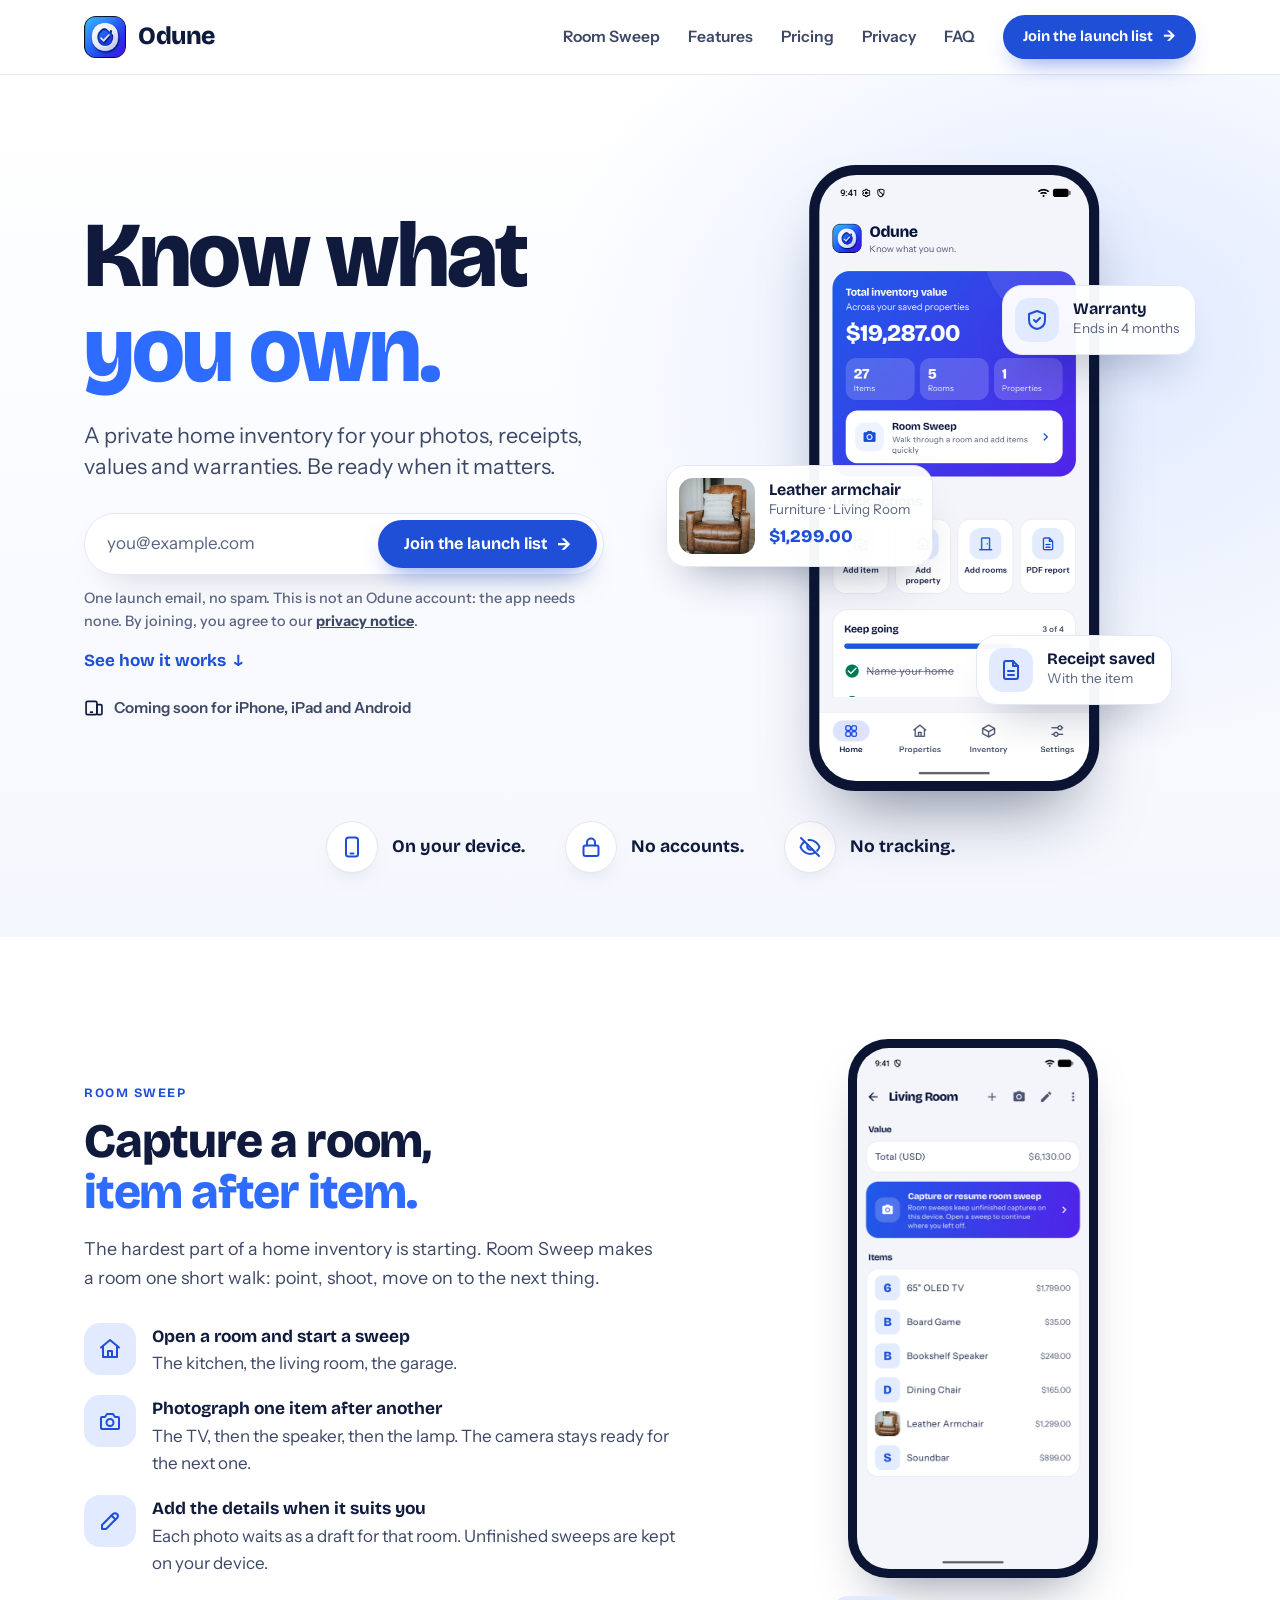
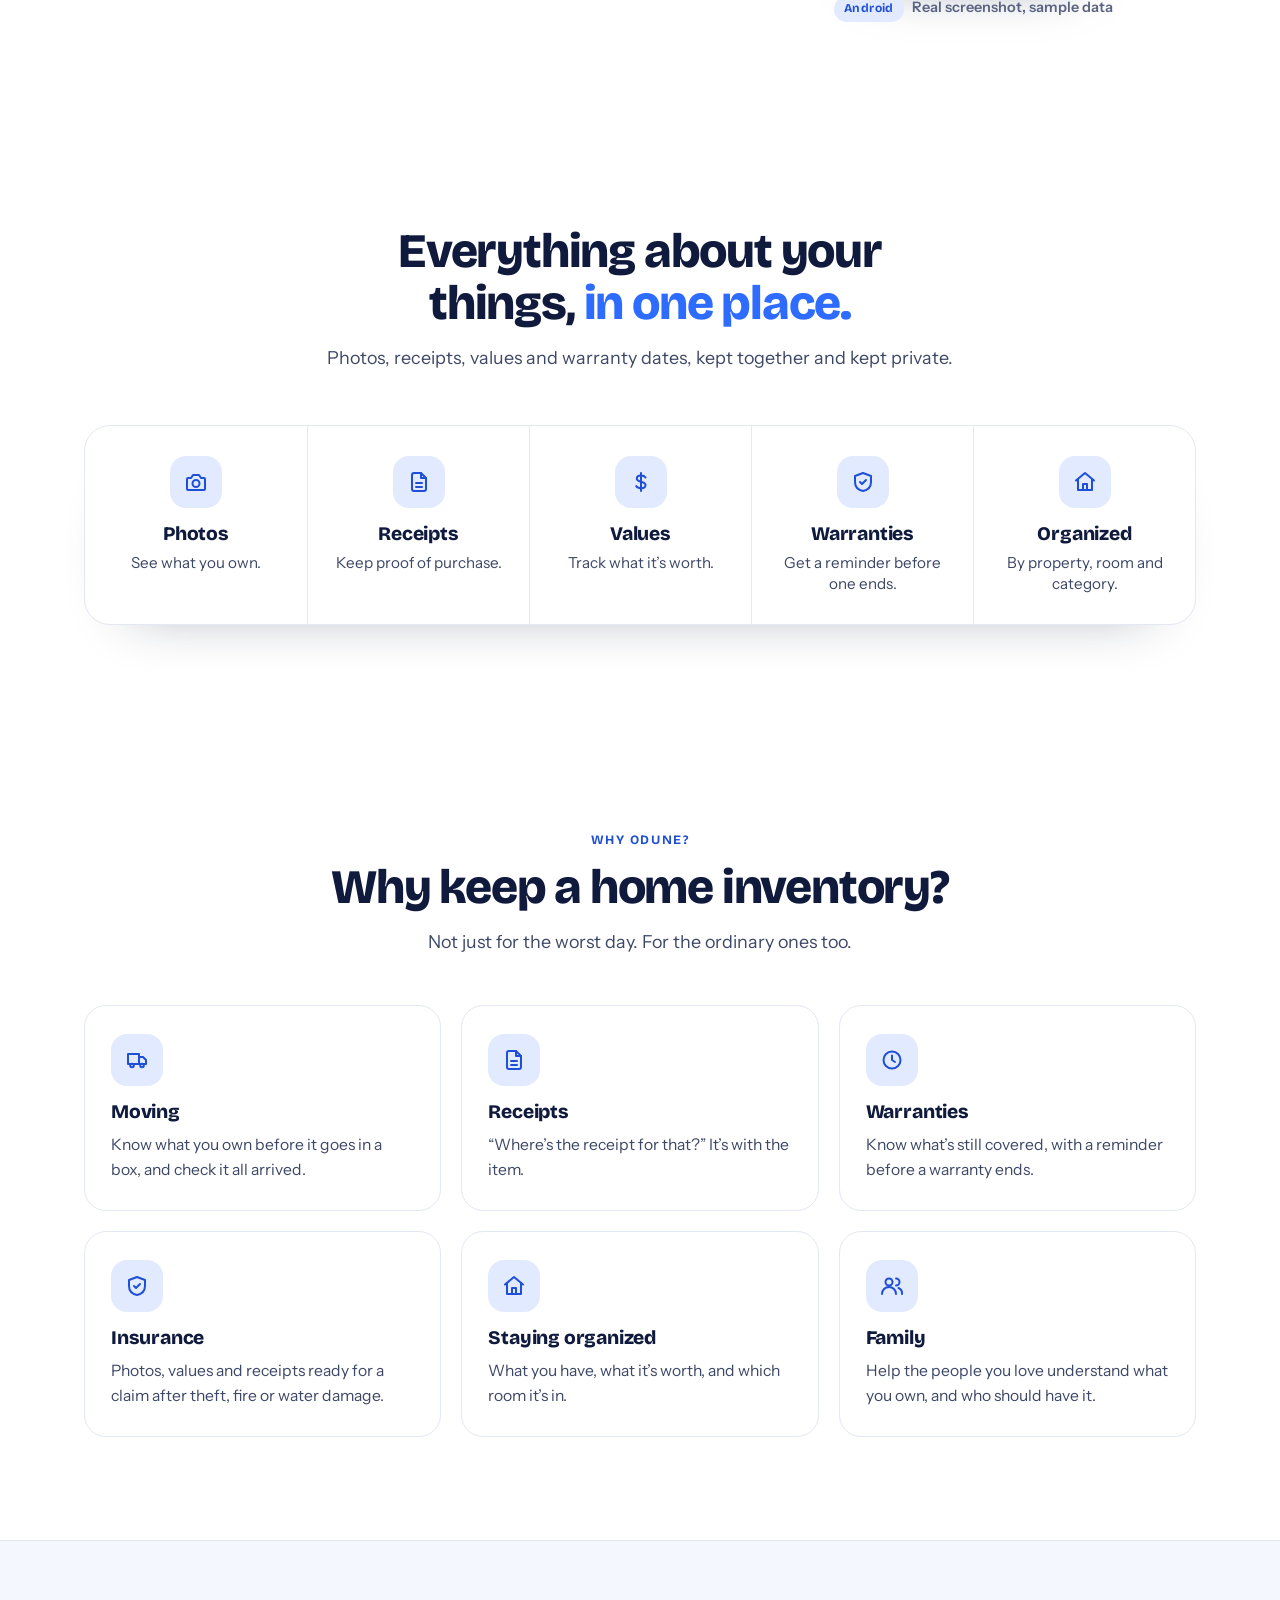
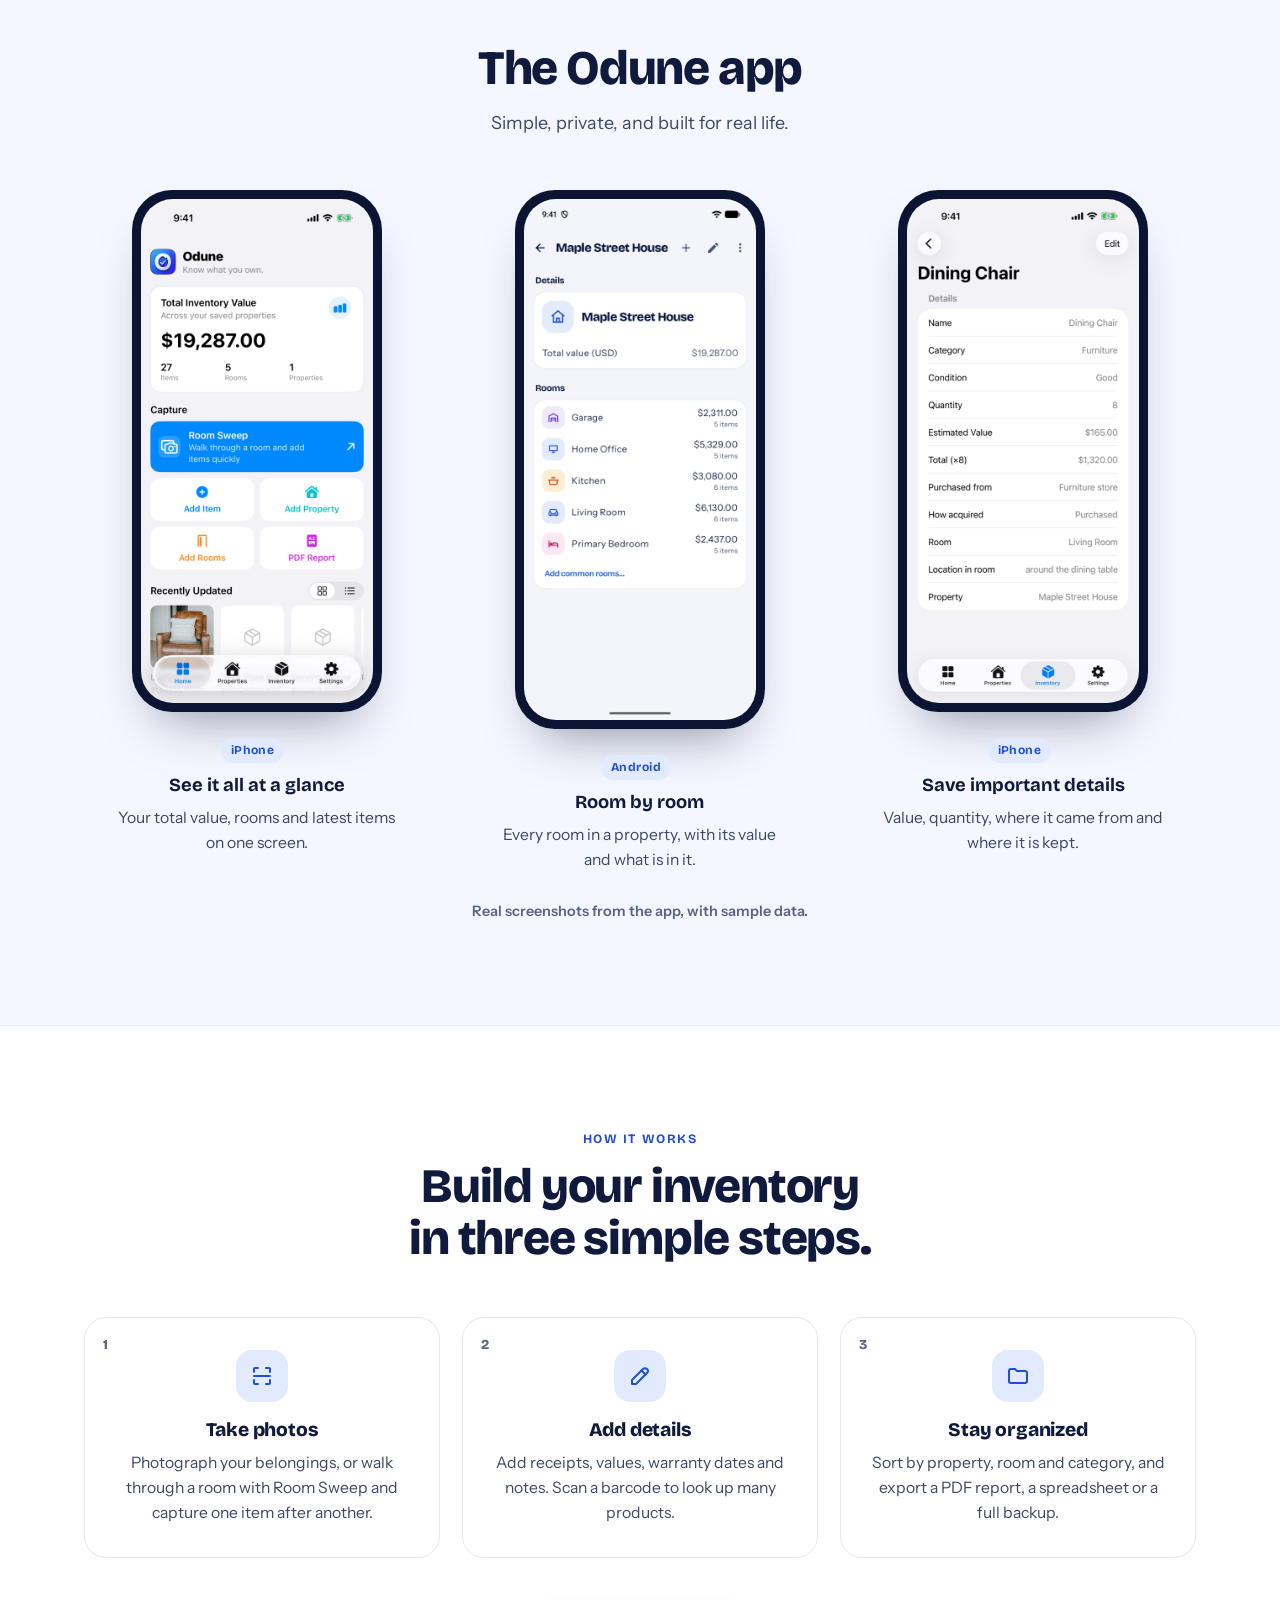
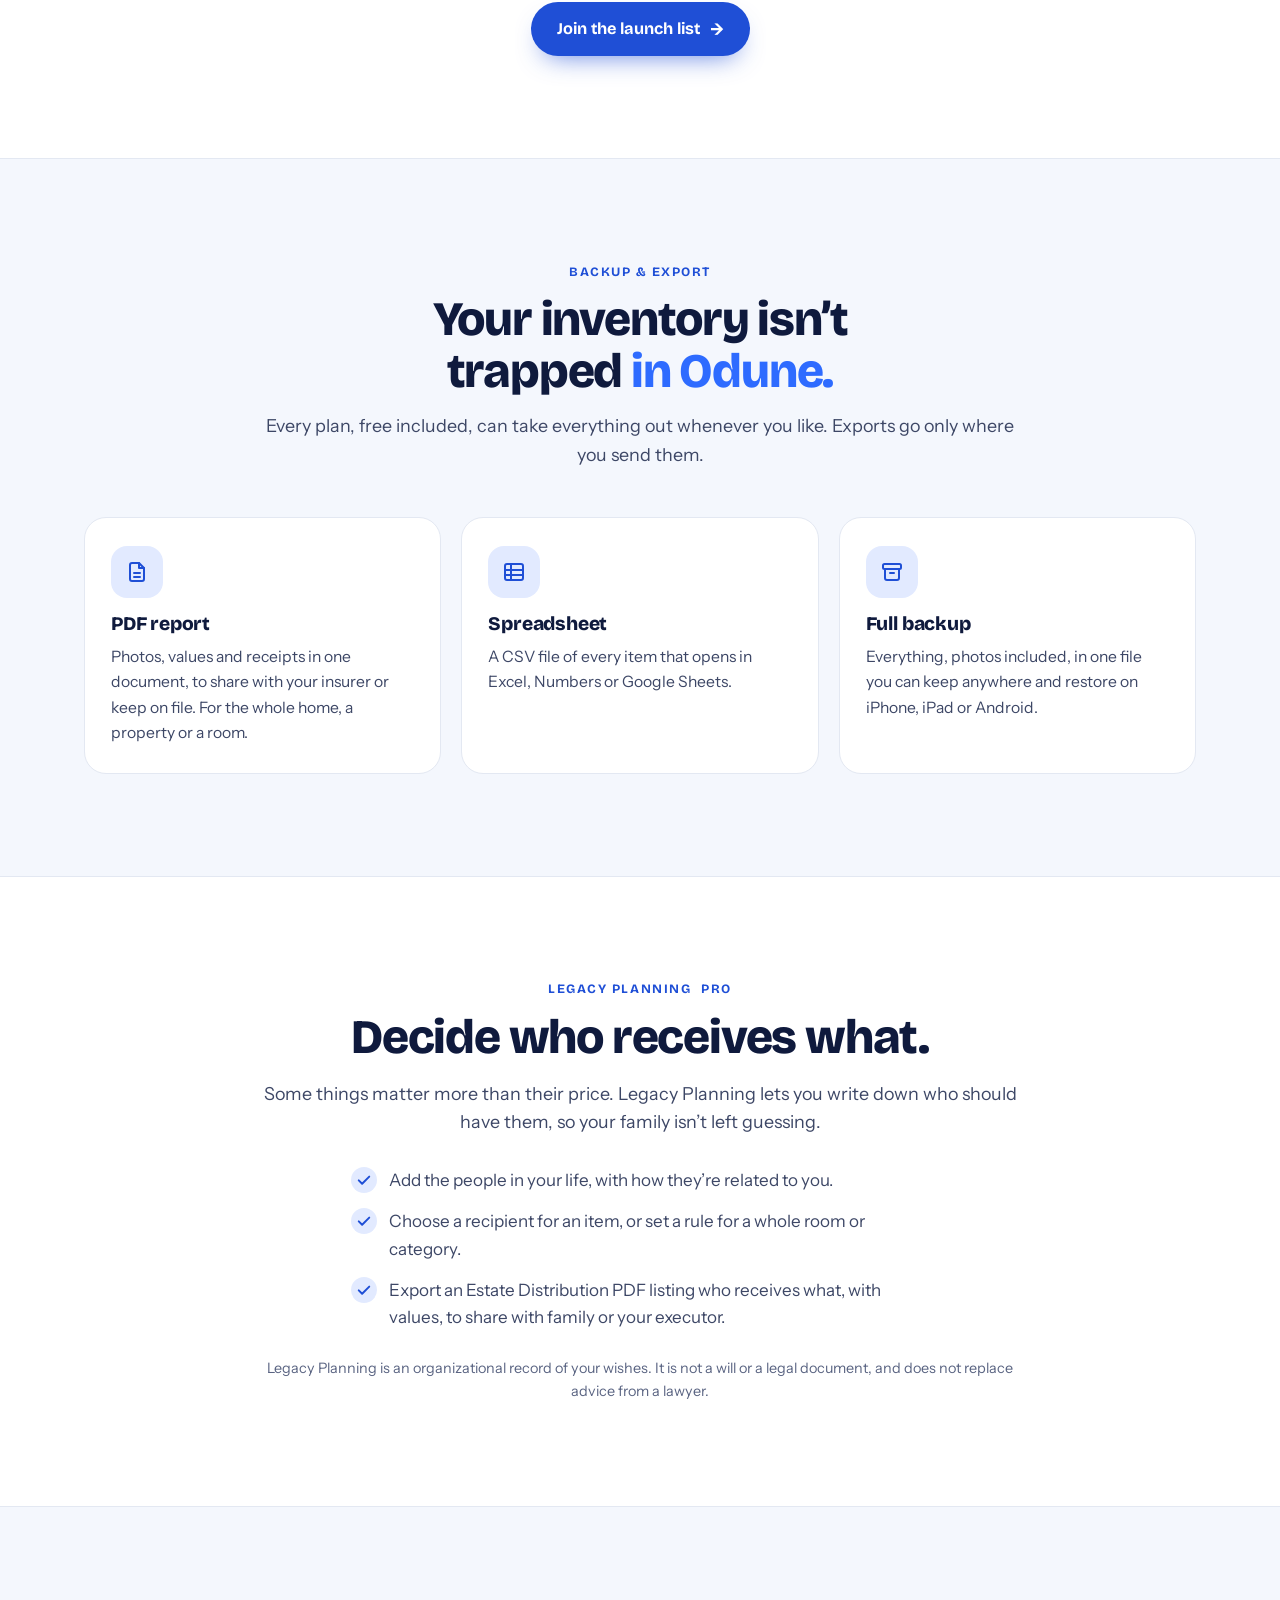
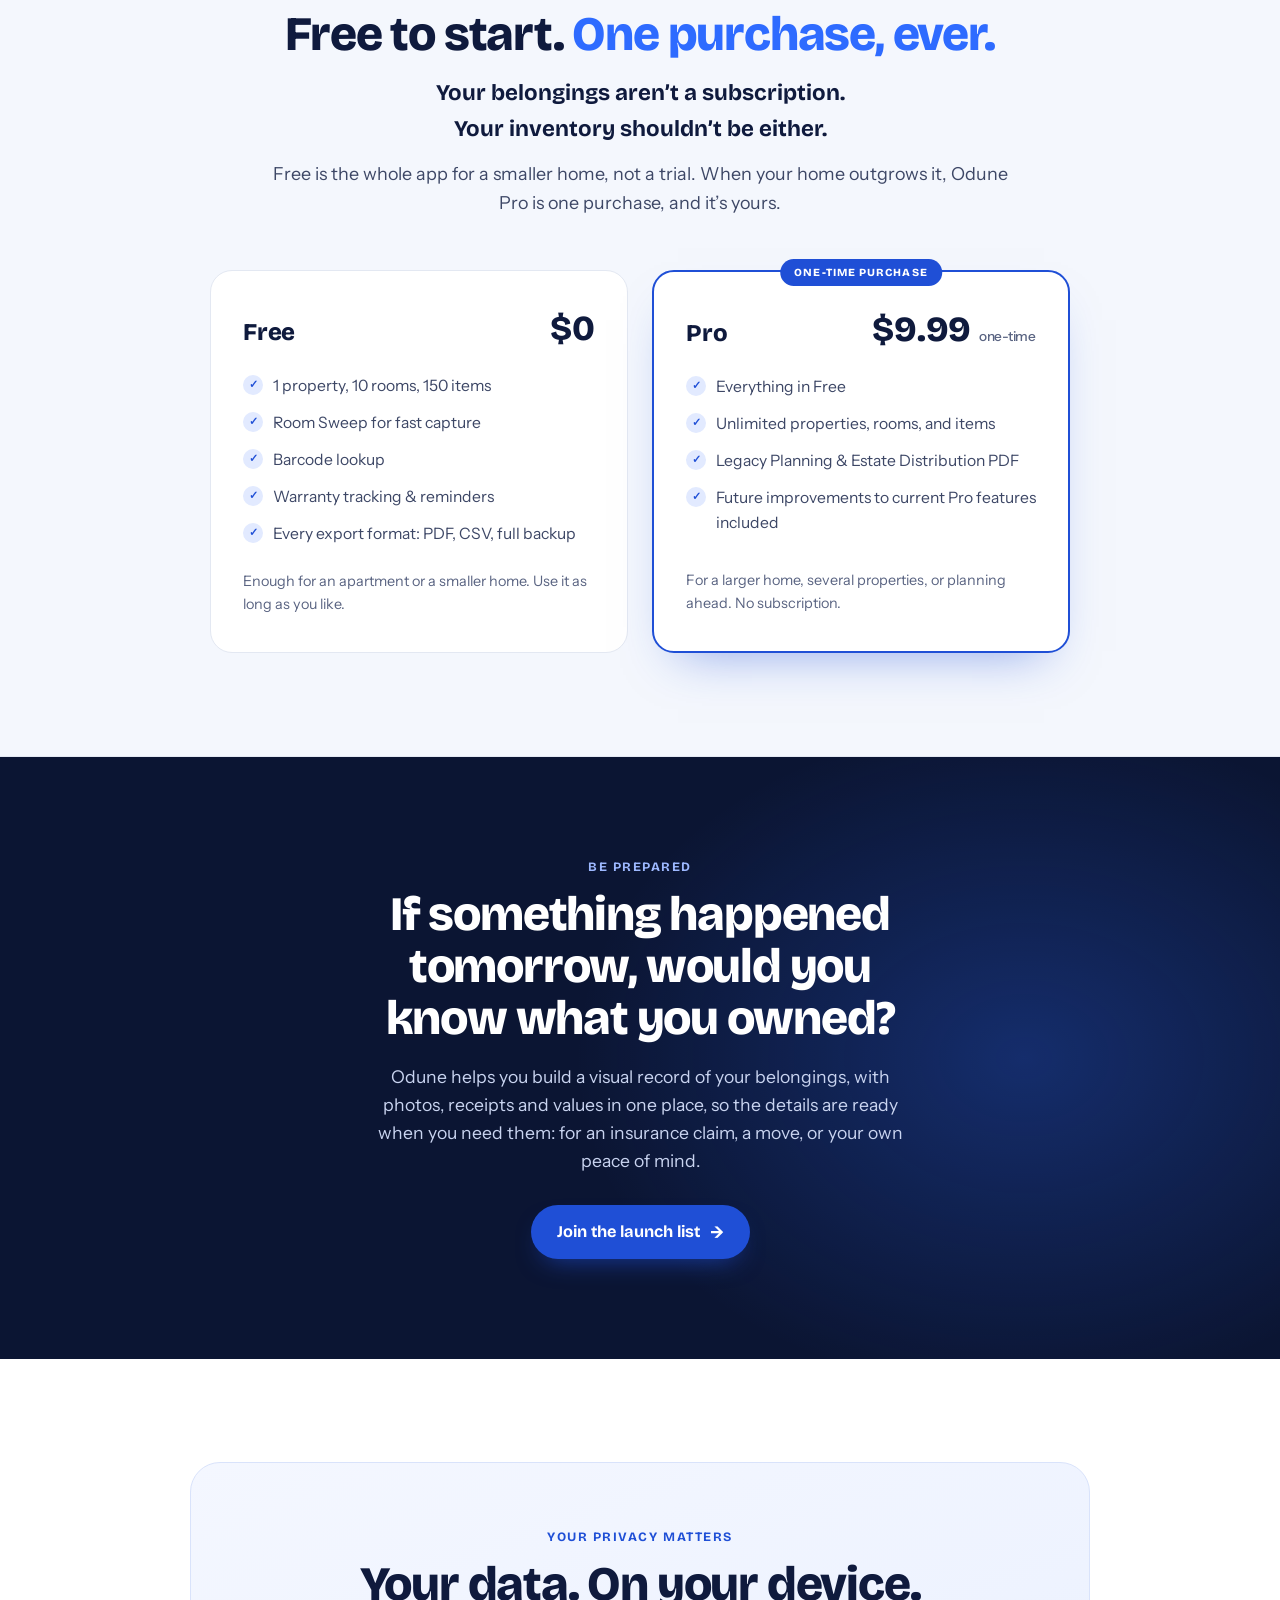
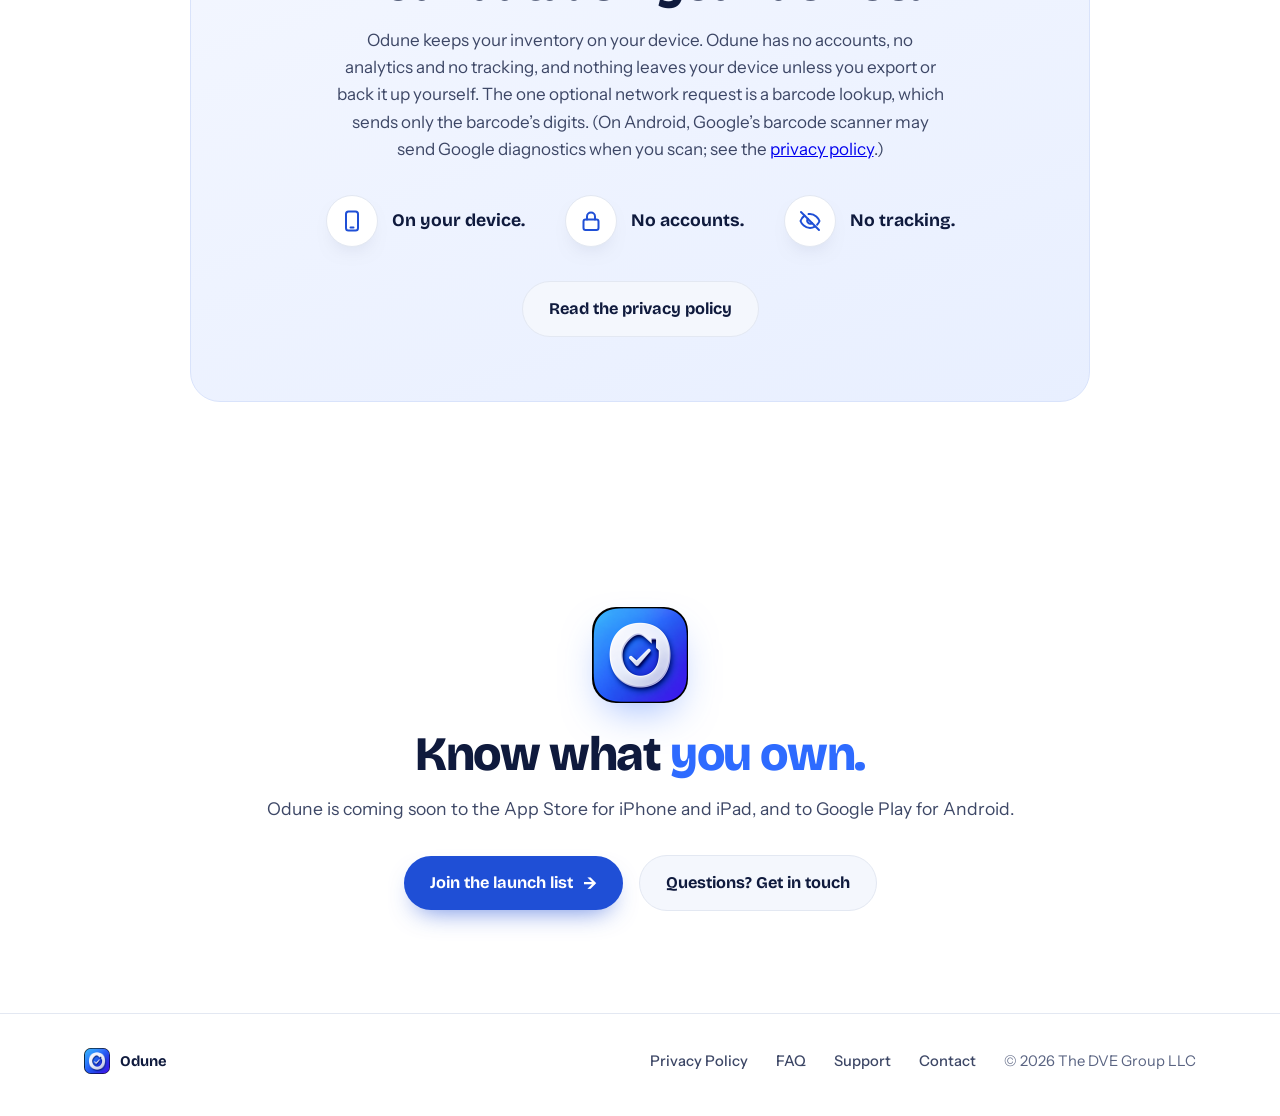
<file: index.html>
<!DOCTYPE html>
<html lang="en">
<head>
<meta charset="utf-8">
<meta name="viewport" content="width=device-width, initial-scale=1">
<title>Odune — Know what you own. A private home inventory app</title>
<meta name="description" content="Odune is a private home inventory app: photograph your belongings room by room, keep receipts, values and warranty dates together, and export a PDF report for your insurer. On your device. No accounts. No tracking. Coming soon for iPhone, iPad and Android.">
<link rel="icon" type="image/png" sizes="64x64" href="assets/icon-64.png">
<link rel="apple-touch-icon" href="assets/icon-192.png">
<link rel="canonical" href="https://www.odune.app/">
<meta property="og:type" content="website">
<meta property="og:site_name" content="Odune">
<meta property="og:title" content="Odune — Know what you own.">
<meta property="og:description" content="A private home inventory for your photos, receipts, values and warranties. Everything stays on your device.">
<meta property="og:url" content="https://www.odune.app/">
<meta property="og:image" content="https://www.odune.app/assets/og.png">
<meta property="og:image:width" content="1200">
<meta property="og:image:height" content="630">
<meta name="twitter:card" content="summary_large_image">
<meta name="twitter:title" content="Odune — Know what you own.">
<meta name="twitter:description" content="A private home inventory for your photos, receipts, values and warranties. Everything stays on your device.">
<meta name="twitter:image" content="https://www.odune.app/assets/og.png">
<link rel="preconnect" href="https://fonts.googleapis.com">
<link rel="preconnect" href="https://fonts.gstatic.com" crossorigin>
<link href="https://fonts.googleapis.com/css2?family=Bricolage+Grotesque:opsz,wght@12..96,400..800&family=Instrument+Sans:ital,wght@0,400..700;1,400..700&display=swap" rel="stylesheet">
<link rel="stylesheet" href="styles.css">
</head>
<body>

<!-- Line icons, drawn once and used by name below. -->
<svg width="0" height="0" style="position:absolute" aria-hidden="true">
  <defs>
    <symbol id="i-camera" viewBox="0 0 24 24"><path d="M4 8h3l2-3h6l2 3h3a1 1 0 0 1 1 1v10a1 1 0 0 1-1 1H4a1 1 0 0 1-1-1V9a1 1 0 0 1 1-1z"/><circle cx="12" cy="13.5" r="3.5"/></symbol>
    <symbol id="i-receipt" viewBox="0 0 24 24"><path d="M14 3H7a2 2 0 0 0-2 2v14a2 2 0 0 0 2 2h10a2 2 0 0 0 2-2V8z"/><path d="M14 3v5h5"/><path d="M9 13h6M9 17h6"/></symbol>
    <symbol id="i-value" viewBox="0 0 24 24"><path d="M12 3v18"/><path d="M16.5 7.5c-.8-1.3-2.5-2-4.5-2-2.5 0-4.2 1.2-4.2 3s1.7 2.6 4.2 3.2 4.5 1.4 4.5 3.3-1.9 3.2-4.5 3.2c-2.2 0-4-.8-4.8-2.2"/></symbol>
    <symbol id="i-shield" viewBox="0 0 24 24"><path d="M12 3l8 3v6c0 5-3.5 8-8 9-4.5-1-8-4-8-9V6z"/><path d="M9 12l2 2 4-4"/></symbol>
    <symbol id="i-house" viewBox="0 0 24 24"><path d="M3 10.5 12 3l9 7.5"/><path d="M5 9.5V20h14V9.5"/><path d="M10 20v-6h4v6"/></symbol>
    <symbol id="i-phone" viewBox="0 0 24 24"><rect x="6" y="2.5" width="12" height="19" rx="2.5"/><path d="M10.5 18.5h3"/></symbol>
    <symbol id="i-lock" viewBox="0 0 24 24"><rect x="4.5" y="10.5" width="15" height="10.5" rx="2"/><path d="M8 10.5V7.5a4 4 0 0 1 8 0v3"/></symbol>
    <symbol id="i-eye-off" viewBox="0 0 24 24"><path d="M3 3l18 18"/><path d="M10.6 5.1A10.5 10.5 0 0 1 12 5c5 0 8.5 4.2 9.5 7-.4 1.1-1.2 2.5-2.4 3.8M6.5 6.6C4.6 8 3.2 10 2.5 12c1 2.8 4.5 7 9.5 7 1.8 0 3.4-.5 4.8-1.3"/><path d="M9.9 9.9a3 3 0 0 0 4.2 4.2"/></symbol>
    <symbol id="i-sweep" viewBox="0 0 24 24"><path d="M4 8V5a1 1 0 0 1 1-1h3M16 4h3a1 1 0 0 1 1 1v3M20 16v3a1 1 0 0 1-1 1h-3M8 20H5a1 1 0 0 1-1-1v-3"/><path d="M4 12h16"/></symbol>
    <symbol id="i-edit" viewBox="0 0 24 24"><path d="M4 20h4L19 9a2.8 2.8 0 0 0-4-4L4 16z"/><path d="M13.5 6.5l4 4"/></symbol>
    <symbol id="i-folder" viewBox="0 0 24 24"><path d="M3 7a2 2 0 0 1 2-2h4l2 2h8a2 2 0 0 1 2 2v8a2 2 0 0 1-2 2H5a2 2 0 0 1-2-2z"/></symbol>
    <symbol id="i-truck" viewBox="0 0 24 24"><path d="M3 6h11v10H3z"/><path d="M14 9h4l3 3v4h-7"/><circle cx="7" cy="17.5" r="1.8"/><circle cx="17" cy="17.5" r="1.8"/></symbol>
    <symbol id="i-people" viewBox="0 0 24 24"><circle cx="9" cy="8" r="3.5"/><path d="M2 20a7 7 0 0 1 14 0"/><path d="M16 4.5a3.5 3.5 0 0 1 0 7"/><path d="M18.5 14a6 6 0 0 1 3.5 6"/></symbol>
    <symbol id="i-export" viewBox="0 0 24 24"><path d="M12 15V3"/><path d="M7.5 7.5 12 3l4.5 4.5"/><path d="M5 12v7a2 2 0 0 0 2 2h10a2 2 0 0 0 2-2v-7"/></symbol>
    <symbol id="i-table" viewBox="0 0 24 24"><rect x="3" y="4" width="18" height="16" rx="2"/><path d="M3 10h18M3 15h18M9 4v16"/></symbol>
    <symbol id="i-archive" viewBox="0 0 24 24"><rect x="3" y="4" width="18" height="5" rx="1.5"/><path d="M5 9v9a2 2 0 0 0 2 2h10a2 2 0 0 0 2-2V9"/><path d="M10 13h4"/></symbol>
    <symbol id="i-clock" viewBox="0 0 24 24"><circle cx="12" cy="12" r="8.5"/><path d="M12 7.5V12l3 2"/></symbol>
    <symbol id="i-check" viewBox="0 0 24 24"><path d="M5 12.5l4.5 4.5L19 7.5"/></symbol>
    <symbol id="i-devices" viewBox="0 0 24 24"><rect x="2.5" y="4" width="13" height="16" rx="2"/><rect x="15.5" y="8" width="6" height="12" rx="1.5"/><path d="M8 17h2"/></symbol>
  </defs>
</svg>

<header class="site">
  <nav class="site wrap">
    <a class="brand" href="index.html"><img src="assets/icon-64.png" width="64" height="64" alt="">Odune</a>
    <a class="link" href="#room-sweep">Room Sweep</a>
    <a class="link" href="#features">Features</a>
    <a class="link" href="#pricing">Pricing</a>
    <a class="link" href="privacy.html">Privacy</a>
    <a class="link" href="support.html">FAQ</a>
    <a class="btn primary small" href="#launch">Join the launch list <span class="arrow">→</span></a>
  </nav>
</header>

<main>

  <section class="hero">
    <div class="wrap">
      <div class="hero-copy">
        <h1>Know what<br><span class="accent">you own.</span></h1>
        <p class="lede">A private home inventory for your photos, receipts, values and warranties. Be ready when it matters.</p>
        <form class="launch-form" id="launch" action="https://formsubmit.co/support@odune.app" method="POST">
          <label class="sr-only" for="launch-email">Email address</label>
          <input id="launch-email" name="email" type="email" autocomplete="email" placeholder="you@example.com" required>
          <button class="btn primary" type="submit">Join the launch list <span class="arrow">→</span></button>
          <input type="hidden" name="_subject" value="New Odune launch-list signup">
          <input type="hidden" name="_next" value="https://www.odune.app/thanks.html">
          <input type="hidden" name="_captcha" value="false">
          <input class="honey" type="text" name="_honey" tabindex="-1" autocomplete="off">
        </form>
        <p class="hero-note">One launch email, no spam. This is not an Odune account: the app needs none. By joining, you agree to our <a href="privacy.html#launch-list">privacy notice</a>.</p>
        <a class="see-how" href="#room-sweep">See how it works <span aria-hidden="true">↓</span></a>
        <p class="platform"><svg class="ic" aria-hidden="true"><use href="#i-devices"/></svg>Coming soon for iPhone, iPad and Android</p>
      </div>

      <div class="hero-visual" aria-hidden="true">
        <div class="phone"><img src="assets/android-home.png" width="534" height="1200" alt=""></div>
        <div class="float-card item">
          <img src="assets/chair.jpg" width="560" height="560" alt="">
          <div>
            <div class="name">Leather armchair</div>
            <div class="meta">Furniture · Living Room</div>
            <div class="price">$1,299.00</div>
          </div>
        </div>
        <div class="float-card detail">
          <span class="tile"><svg class="ic"><use href="#i-shield"/></svg></span>
          <div>
            <div class="name">Warranty</div>
            <div class="meta">Ends in 4 months</div>
          </div>
        </div>
        <div class="float-card detail receipt">
          <span class="tile"><svg class="ic"><use href="#i-receipt"/></svg></span>
          <div>
            <div class="name">Receipt saved</div>
            <div class="meta">With the item</div>
          </div>
        </div>
      </div>
    </div>

    <div class="wrap">
      <ul class="trust">
        <li><span class="tile"><svg class="ic"><use href="#i-phone"/></svg></span>On your device.</li>
        <li><span class="tile"><svg class="ic"><use href="#i-lock"/></svg></span>No accounts.</li>
        <li><span class="tile"><svg class="ic"><use href="#i-eye-off"/></svg></span>No tracking.</li>
      </ul>
    </div>
  </section>

  <section class="block sweep" id="room-sweep">
    <div class="wrap">
      <div class="sweep-copy reveal">
        <p class="eyebrow">Room Sweep</p>
        <h2>Capture a room, <span class="accent">item after item.</span></h2>
        <p>The hardest part of a home inventory is starting. Room Sweep makes a room one short walk: point, shoot, move on to the next thing.</p>
        <ol class="sweep-steps">
          <li><span class="tile"><svg class="ic"><use href="#i-house"/></svg></span><div><strong>Open a room and start a sweep</strong>The kitchen, the living room, the garage.</div></li>
          <li><span class="tile"><svg class="ic"><use href="#i-camera"/></svg></span><div><strong>Photograph one item after another</strong>The TV, then the speaker, then the lamp. The camera stays ready for the next one.</div></li>
          <li><span class="tile"><svg class="ic"><use href="#i-edit"/></svg></span><div><strong>Add the details when it suits you</strong>Each photo waits as a draft for that room. Unfinished sweeps are kept on your device.</div></li>
        </ol>
      </div>
      <figure class="sweep-shot reveal">
        <div class="shot-phone"><img src="assets/android-room.png" width="534" height="1200" alt="Odune on Android: a room with its items and the Room Sweep button"></div>
        <figcaption><span class="device">Android</span>Real screenshot, sample data</figcaption>
      </figure>
    </div>
  </section>

  <section class="block" id="features">
    <div class="wrap">
      <div class="block-head reveal">
        <h2>Everything about your things, <span class="accent">in one place.</span></h2>
        <p>Photos, receipts, values and warranty dates, kept together and kept private.</p>
      </div>
      <div class="feature-row">
        <div class="feature reveal">
          <span class="tile"><svg class="ic"><use href="#i-camera"/></svg></span>
          <h3>Photos</h3>
          <p>See what you own.</p>
        </div>
        <div class="feature reveal">
          <span class="tile"><svg class="ic"><use href="#i-receipt"/></svg></span>
          <h3>Receipts</h3>
          <p>Keep proof of purchase.</p>
        </div>
        <div class="feature reveal">
          <span class="tile"><svg class="ic"><use href="#i-value"/></svg></span>
          <h3>Values</h3>
          <p>Track what it’s worth.</p>
        </div>
        <div class="feature reveal">
          <span class="tile"><svg class="ic"><use href="#i-shield"/></svg></span>
          <h3>Warranties</h3>
          <p>Get a reminder before one ends.</p>
        </div>
        <div class="feature reveal">
          <span class="tile"><svg class="ic"><use href="#i-house"/></svg></span>
          <h3>Organized</h3>
          <p>By property, room and category.</p>
        </div>
      </div>
    </div>
  </section>

  <section class="block why">
    <div class="wrap">
      <div class="block-head reveal">
        <p class="eyebrow">Why Odune?</p>
        <h2>Why keep a home inventory?</h2>
        <p>Not just for the worst day. For the ordinary ones too.</p>
      </div>
      <div class="why-grid">
        <div class="why-card reveal"><span class="tile"><svg class="ic"><use href="#i-truck"/></svg></span><h3>Moving</h3><p>Know what you own before it goes in a box, and check it all arrived.</p></div>
        <div class="why-card reveal"><span class="tile"><svg class="ic"><use href="#i-receipt"/></svg></span><h3>Receipts</h3><p>“Where’s the receipt for that?” It’s with the item.</p></div>
        <div class="why-card reveal"><span class="tile"><svg class="ic"><use href="#i-clock"/></svg></span><h3>Warranties</h3><p>Know what’s still covered, with a reminder before a warranty ends.</p></div>
        <div class="why-card reveal"><span class="tile"><svg class="ic"><use href="#i-shield"/></svg></span><h3>Insurance</h3><p>Photos, values and receipts ready for a claim after theft, fire or water damage.</p></div>
        <div class="why-card reveal"><span class="tile"><svg class="ic"><use href="#i-house"/></svg></span><h3>Staying organized</h3><p>What you have, what it’s worth, and which room it’s in.</p></div>
        <div class="why-card reveal"><span class="tile"><svg class="ic"><use href="#i-people"/></svg></span><h3>Family</h3><p>Help the people you love understand what you own, and who should have it.</p></div>
      </div>
    </div>
  </section>

  <section class="block app">
    <div class="wrap">
      <div class="block-head reveal">
        <h2>The Odune app</h2>
        <p>Simple, private, and built for real life.</p>
      </div>
      <div class="shots">
        <figure class="reveal">
          <div class="shot-phone"><img src="assets/iphone-home.png" width="552" height="1200" alt="Odune on iPhone: the home screen, with the total value of the inventory"></div>
          <figcaption><span class="device">iPhone</span><strong>See it all at a glance</strong>Your total value, rooms and latest items on one screen.</figcaption>
        </figure>
        <figure class="reveal">
          <div class="shot-phone"><img src="assets/android-property.png" width="534" height="1200" alt="Odune on Android: a property with its rooms, their values and item counts"></div>
          <figcaption><span class="device">Android</span><strong>Room by room</strong>Every room in a property, with its value and what is in it.</figcaption>
        </figure>
        <figure class="reveal">
          <div class="shot-phone"><img src="assets/iphone-item.png" width="552" height="1200" alt="Odune on iPhone: an item's details, with quantity, value and where it is kept"></div>
          <figcaption><span class="device">iPhone</span><strong>Save important details</strong>Value, quantity, where it came from and where it is kept.</figcaption>
        </figure>
      </div>
      <p class="shot-cap">Real screenshots from the app, with sample data.</p>
    </div>
  </section>

  <section class="block" id="how">
    <div class="wrap">
      <div class="block-head reveal">
        <p class="eyebrow">How it works</p>
        <h2>Build your inventory in three simple steps.</h2>
      </div>
      <ol class="steps">
        <li class="reveal">
          <span class="tile"><svg class="ic"><use href="#i-sweep"/></svg></span>
          <h3>Take photos</h3>
          <p>Photograph your belongings, or walk through a room with Room Sweep and capture one item after another.</p>
        </li>
        <li class="reveal">
          <span class="tile"><svg class="ic"><use href="#i-edit"/></svg></span>
          <h3>Add details</h3>
          <p>Add receipts, values, warranty dates and notes. Scan a barcode to look up many products.</p>
        </li>
        <li class="reveal">
          <span class="tile"><svg class="ic"><use href="#i-folder"/></svg></span>
          <h3>Stay organized</h3>
          <p>Sort by property, room and category, and export a PDF report, a spreadsheet or a full backup.</p>
        </li>
      </ol>
      <div class="center"><a class="btn primary" href="#launch">Join the launch list <span class="arrow">→</span></a></div>
    </div>
  </section>

  <section class="block tinted" id="export">
    <div class="wrap">
      <div class="block-head reveal">
        <p class="eyebrow">Backup &amp; export</p>
        <h2>Your inventory isn’t trapped <span class="accent">in Odune.</span></h2>
        <p>Every plan, free included, can take everything out whenever you like. Exports go only where you send them.</p>
      </div>
      <div class="export-grid">
        <div class="export-card reveal"><span class="tile"><svg class="ic"><use href="#i-receipt"/></svg></span><h3>PDF report</h3><p>Photos, values and receipts in one document, to share with your insurer or keep on file. For the whole home, a property or a room.</p></div>
        <div class="export-card reveal"><span class="tile"><svg class="ic"><use href="#i-table"/></svg></span><h3>Spreadsheet</h3><p>A CSV file of every item that opens in Excel, Numbers or Google Sheets.</p></div>
        <div class="export-card reveal"><span class="tile"><svg class="ic"><use href="#i-archive"/></svg></span><h3>Full backup</h3><p>Everything, photos included, in one file you can keep anywhere and restore on iPhone, iPad or Android.</p></div>
      </div>
    </div>
  </section>

  <section class="block legacy" id="legacy">
    <div class="wrap">
      <div class="legacy-copy reveal">
        <p class="eyebrow">Legacy Planning <span class="badge-pro">PRO</span></p>
        <h2>Decide who receives what.</h2>
        <p>Some things matter more than their price. Legacy Planning lets you write down who should have them, so your family isn’t left guessing.</p>
        <ul class="checks">
          <li><svg class="ic" aria-hidden="true"><use href="#i-check"/></svg>Add the people in your life, with how they’re related to you.</li>
          <li><svg class="ic" aria-hidden="true"><use href="#i-check"/></svg>Choose a recipient for an item, or set a rule for a whole room or category.</li>
          <li><svg class="ic" aria-hidden="true"><use href="#i-check"/></svg>Export an Estate Distribution PDF listing who receives what, with values, to share with family or your executor.</li>
        </ul>
        <p class="fine">Legacy Planning is an organizational record of your wishes. It is not a will or a legal document, and does not replace advice from a lawyer.</p>
      </div>
    </div>
  </section>

  <section class="block tinted" id="pricing">
    <div class="wrap">
      <div class="block-head reveal">
        <h2>Free to start. <span class="accent">One purchase, ever.</span></h2>
        <p class="slogan">Your belongings aren’t a subscription. Your inventory shouldn’t be either.</p>
        <p>Free is the whole app for a smaller home, not a trial. When your home outgrows it, Odune Pro is one purchase, and it’s yours.</p>
      </div>
      <div class="plans">
        <div class="plan reveal">
          <h3>Free <span class="price">$0</span></h3>
          <ul>
            <li>1 property, 10 rooms, 150 items</li>
            <li>Room Sweep for fast capture</li>
            <li>Barcode lookup</li>
            <li>Warranty tracking &amp; reminders</li>
            <li>Every export format: PDF, CSV, full backup</li>
          </ul>
          <p class="note">Enough for an apartment or a smaller home. Use it as long as you like.</p>
        </div>
        <div class="plan pro reveal">
          <h3>Pro <span class="price">$9.99 <small>one-time</small></span></h3>
          <ul>
            <li>Everything in Free</li>
            <li>Unlimited properties, rooms, and items</li>
            <li>Legacy Planning &amp; Estate Distribution PDF</li>
            <li>Future improvements to current Pro features included</li>
          </ul>
          <p class="note">For a larger home, several properties, or planning ahead. No subscription.</p>
        </div>
      </div>
    </div>
  </section>

  <section class="prepared">
    <div class="wrap">
      <div class="reveal">
        <p class="eyebrow">Be prepared</p>
        <h2>If something happened tomorrow, would you know what you owned?</h2>
        <p>Odune helps you build a visual record of your belongings, with photos, receipts and values in one place, so the details are ready when you need them: for an insurance claim, a move, or your own peace of mind.</p>
        <a class="btn primary" href="#launch">Join the launch list <span class="arrow">→</span></a>
      </div>
    </div>
  </section>

  <section class="block" id="privacy">
    <div class="wrap">
      <div class="privacy-panel reveal">
        <p class="eyebrow">Your privacy matters</p>
        <h2>Your data. On your device.</h2>
        <p>Odune keeps your inventory on your device. Odune has no accounts, no analytics and no tracking, and nothing leaves your device unless you export or back it up yourself. The one optional network request is a barcode lookup, which sends only the barcode’s digits. (On Android, Google’s barcode scanner may send Google diagnostics when you scan; see the <a href="privacy.html">privacy policy</a>.)</p>
        <ul class="trust">
          <li><span class="tile"><svg class="ic"><use href="#i-phone"/></svg></span>On your device.</li>
          <li><span class="tile"><svg class="ic"><use href="#i-lock"/></svg></span>No accounts.</li>
          <li><span class="tile"><svg class="ic"><use href="#i-eye-off"/></svg></span>No tracking.</li>
        </ul>
        <a class="btn ghost" href="privacy.html">Read the privacy policy</a>
      </div>
    </div>
  </section>

  <section class="block finale">
    <div class="wrap reveal">
      <img class="appicon" src="assets/icon-192.png" width="192" height="192" alt="Odune app icon">
      <h2>Know what <span class="accent">you own.</span></h2>
      <p>Odune is coming soon to the App Store for iPhone and iPad, and to Google Play for Android.</p>
      <div class="hero-cta">
        <a class="btn primary" href="#launch">Join the launch list <span class="arrow">→</span></a>
        <a class="btn ghost" href="support.html">Questions? Get in touch</a>
      </div>
    </div>
  </section>

</main>

<footer class="site">
  <div class="wrap">
    <span class="foot-brand"><img src="assets/icon-64.png" width="64" height="64" alt="">Odune</span>
    <a href="privacy.html">Privacy Policy</a>
    <a href="support.html#faq">FAQ</a>
    <a href="support.html">Support</a>
    <a href="mailto:support@odune.app">Contact</a>
    <span>© 2026 The DVE Group LLC</span>
  </div>
</footer>

<script>
  // Gentle scroll reveals; instant when the user prefers reduced motion.
  const reduced = window.matchMedia("(prefers-reduced-motion: reduce)").matches;
  const targets = document.querySelectorAll(".reveal");
  if (reduced || !("IntersectionObserver" in window)) {
    targets.forEach(t => t.classList.add("in"));
  } else {
    const io = new IntersectionObserver(entries => {
      for (const e of entries) {
        if (e.isIntersecting) { e.target.classList.add("in"); io.unobserve(e.target); }
      }
    }, { threshold: 0.15 });
    targets.forEach(t => io.observe(t));
  }
</script>

</body>
</html>
</file>
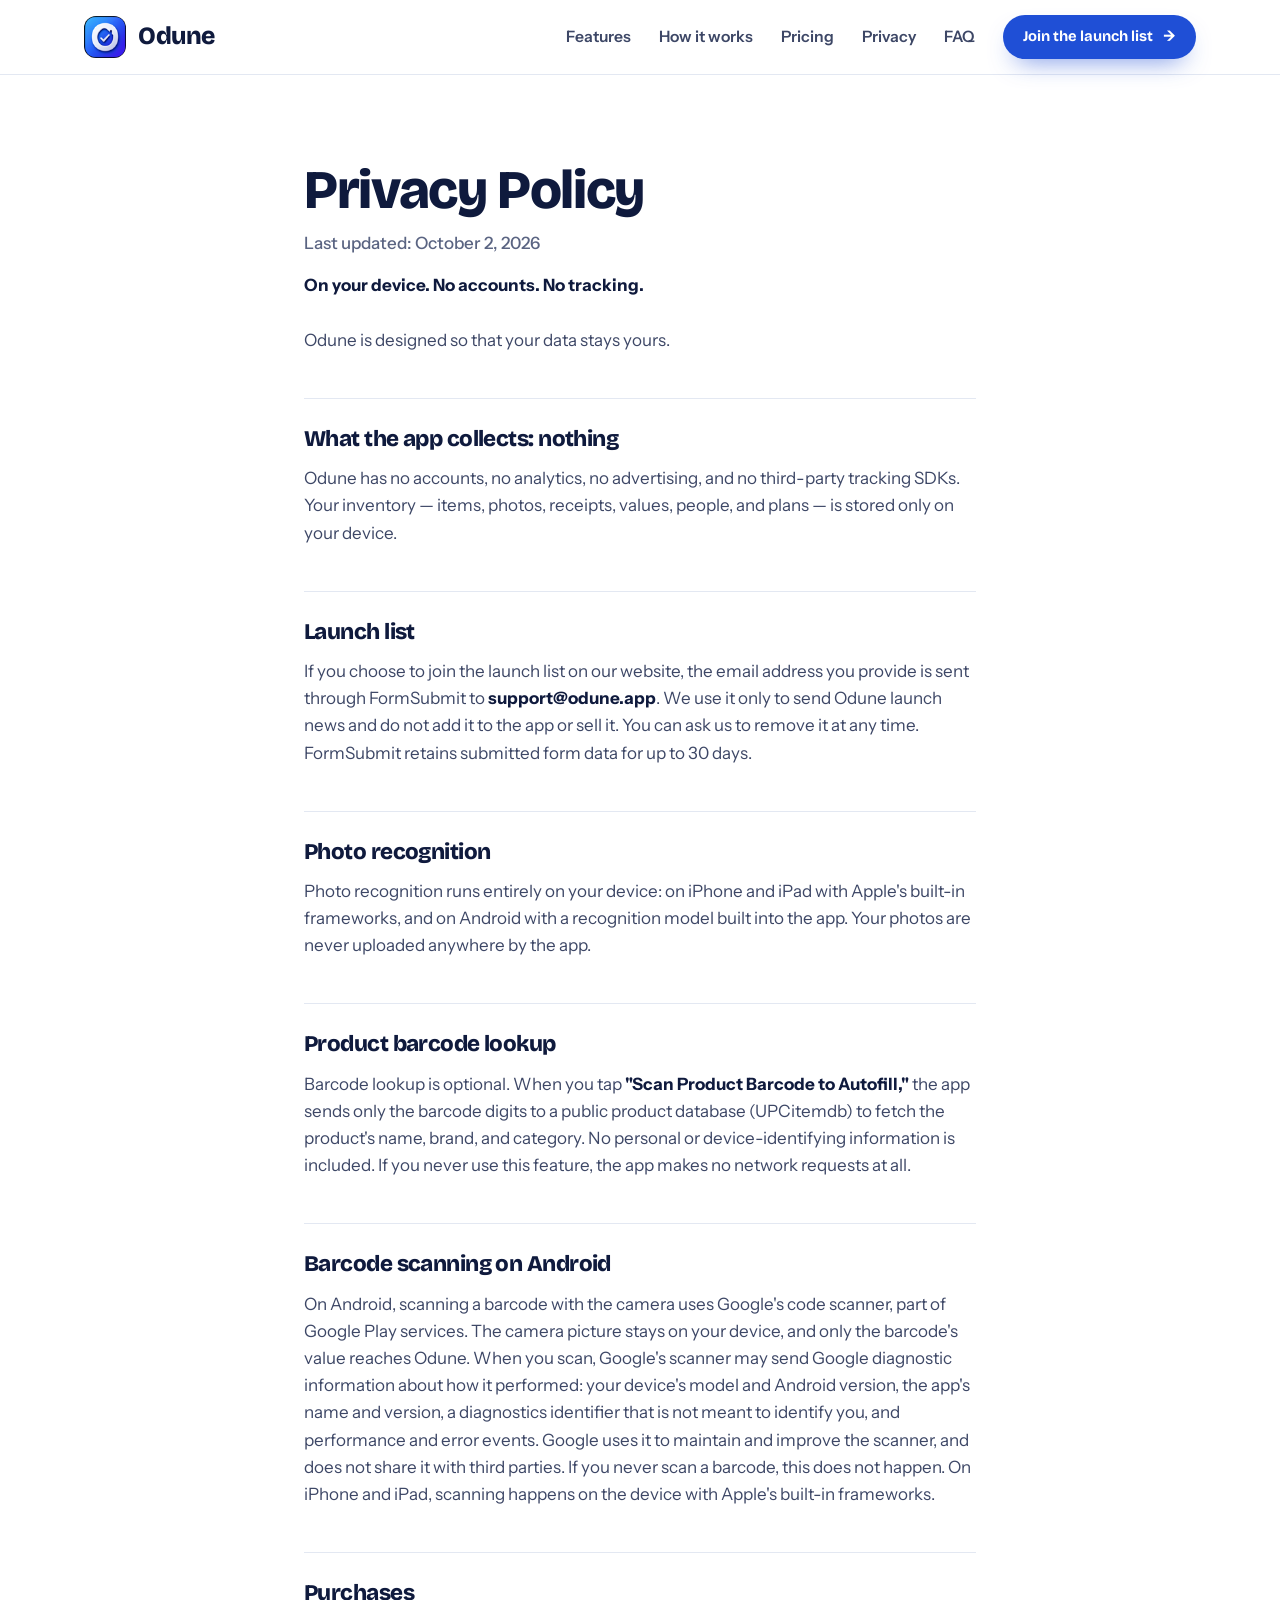
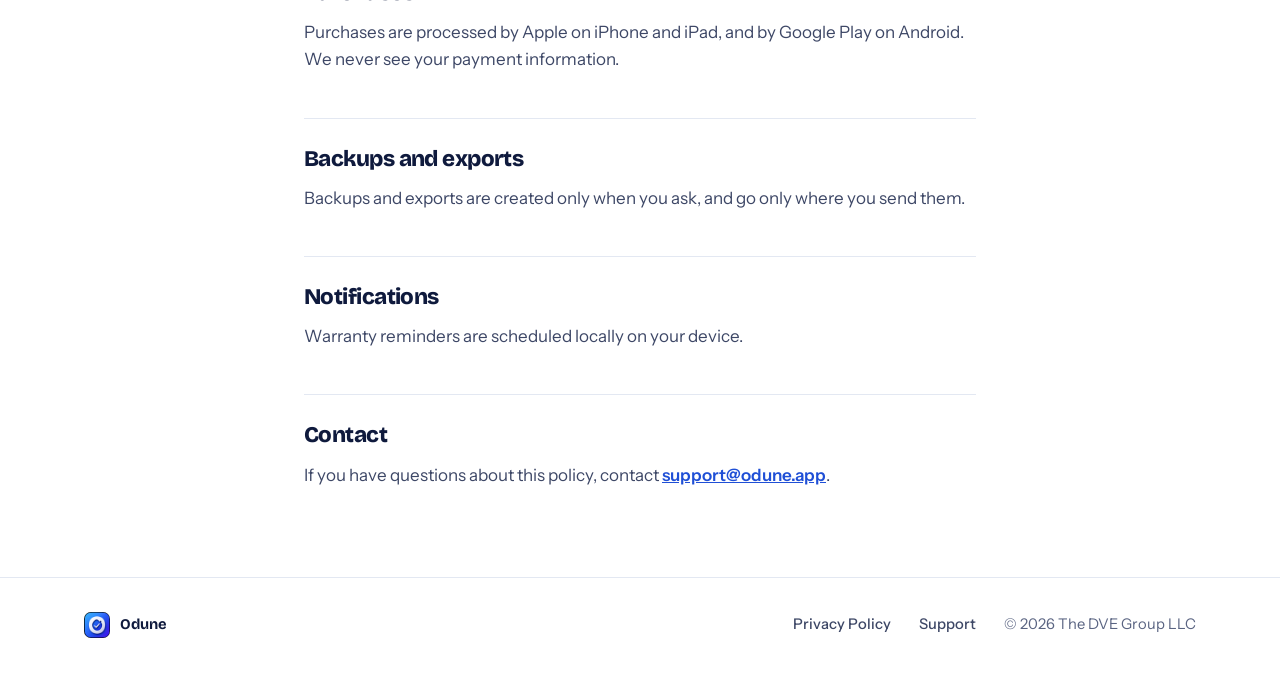
<file: privacy.html>
<!DOCTYPE html>
<html lang="en">
<head>
<meta charset="utf-8">
<meta name="viewport" content="width=device-width, initial-scale=1">
<title>Privacy Policy — Odune</title>
<meta name="description" content="Odune's privacy policy: we collect nothing. No accounts, no analytics, no tracking. Your home inventory stays on your device.">
<link rel="icon" type="image/png" sizes="64x64" href="assets/icon-64.png">
<link rel="apple-touch-icon" href="assets/icon-192.png">
<link rel="canonical" href="https://www.odune.app/privacy.html">
<meta property="og:type" content="website">
<meta property="og:site_name" content="Odune">
<meta property="og:title" content="Privacy Policy — Odune">
<meta property="og:description" content="Odune collects nothing. No accounts, no analytics, no tracking. Your home inventory stays on your device.">
<meta property="og:url" content="https://www.odune.app/privacy.html">
<meta property="og:image" content="https://www.odune.app/assets/og.png">
<meta property="og:image:width" content="1200">
<meta property="og:image:height" content="630">
<meta name="twitter:card" content="summary_large_image">
<meta name="twitter:title" content="Privacy Policy — Odune">
<meta name="twitter:description" content="Odune collects nothing. No accounts, no analytics, no tracking. Your home inventory stays on your device.">
<meta name="twitter:image" content="https://www.odune.app/assets/og.png">
<link rel="preconnect" href="https://fonts.googleapis.com">
<link rel="preconnect" href="https://fonts.gstatic.com" crossorigin>
<link href="https://fonts.googleapis.com/css2?family=Bricolage+Grotesque:opsz,wght@12..96,400..800&family=Instrument+Sans:ital,wght@0,400..700;1,400..700&display=swap" rel="stylesheet">
<link rel="stylesheet" href="styles.css">
</head>
<body>

<header class="site">
  <nav class="site wrap">
    <a class="brand" href="index.html"><img src="assets/icon-64.png" width="64" height="64" alt="">Odune</a>
    <a class="link" href="index.html#features">Features</a>
    <a class="link" href="index.html#how">How it works</a>
    <a class="link" href="index.html#pricing">Pricing</a>
    <a class="link" href="privacy.html">Privacy</a>
    <a class="link" href="support.html">FAQ</a>
    <a class="btn primary small" href="index.html#launch">Join the launch list <span class="arrow">→</span></a>
  </nav>
</header>

<main class="doc">
  <div class="wrap">
    <h1>Privacy Policy</h1>
    <p class="updated">Last updated: October 2, 2026</p>
    <p><strong>On your device. No accounts. No tracking.</strong></p>

    <p style="margin-top:28px">Odune is designed so that your data stays yours.</p>

    <h2>What the app collects: nothing</h2>
    <p>Odune has no accounts, no analytics, no advertising, and no third-party
    tracking SDKs. Your inventory — items, photos, receipts, values, people, and
    plans — is stored only on your device.</p>

    <h2 id="launch-list">Launch list</h2>
    <p>If you choose to join the launch list on our website, the email address you
    provide is sent through FormSubmit to <strong>support@odune.app</strong>. We use
    it only to send Odune launch news and do not add it to the app or sell it. You
    can ask us to remove it at any time. FormSubmit retains submitted form data for
    up to 30 days.</p>

    <h2>Photo recognition</h2>
    <p>Photo recognition runs entirely on your device: on iPhone and iPad with
    Apple's built-in frameworks, and on Android with a recognition model built into
    the app. Your photos are never uploaded anywhere by the app.</p>

    <h2>Product barcode lookup</h2>
    <p>Barcode lookup is optional. When you tap <strong>"Scan Product Barcode to
    Autofill,"</strong> the app sends only the barcode digits to a public product
    database (UPCitemdb) to fetch the product's name, brand, and category. No
    personal or device-identifying information is included. If you never use this
    feature, the app makes no network requests at all.</p>

    <h2>Barcode scanning on Android</h2>
    <p>On Android, scanning a barcode with the camera uses Google's code scanner, part
    of Google Play services. The camera picture stays on your device, and only the
    barcode's value reaches Odune. When you scan, Google's scanner may send Google
    diagnostic information about how it performed: your device's model and Android
    version, the app's name and version, a diagnostics identifier that is not meant
    to identify you, and performance and error events. Google uses it to maintain and
    improve the scanner, and does not share it with third parties. If you never scan
    a barcode, this does not happen. On iPhone and iPad, scanning happens on the
    device with Apple's built-in frameworks.</p>

    <h2>Purchases</h2>
    <p>Purchases are processed by Apple on iPhone and iPad, and by Google Play on
    Android. We never see your payment information.</p>

    <h2>Backups and exports</h2>
    <p>Backups and exports are created only when you ask, and go only where you
    send them.</p>

    <h2>Notifications</h2>
    <p>Warranty reminders are scheduled locally on your device.</p>

    <h2>Contact</h2>
    <p>If you have questions about this policy, contact
    <a href="mailto:support@odune.app">support@odune.app</a>.</p>
  </div>
</main>

<footer class="site">
  <div class="wrap">
    <span class="foot-brand"><img src="assets/icon-64.png" width="64" height="64" alt="">Odune</span>
    <a href="privacy.html">Privacy Policy</a>
    <a href="support.html">Support</a>
    <span>© 2026 The DVE Group LLC</span>
  </div>
</footer>

</body>
</html>
</file>
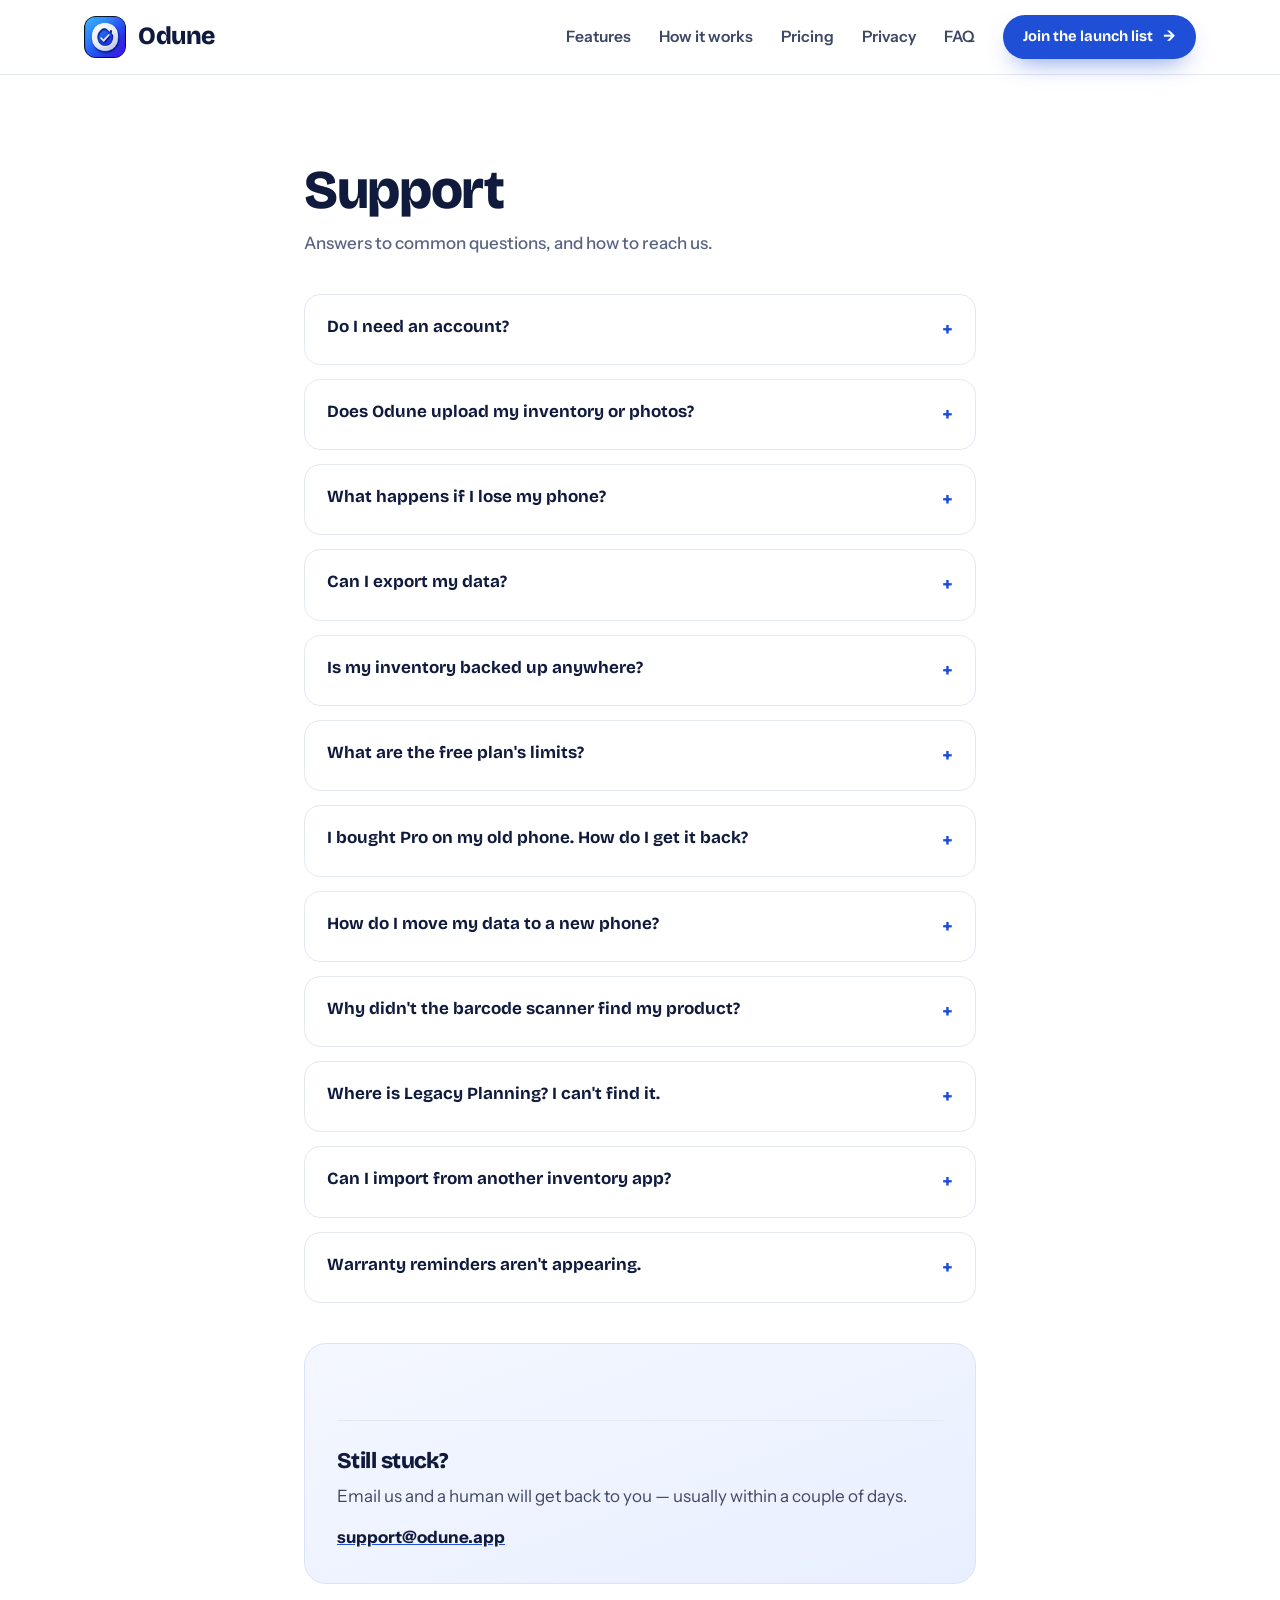
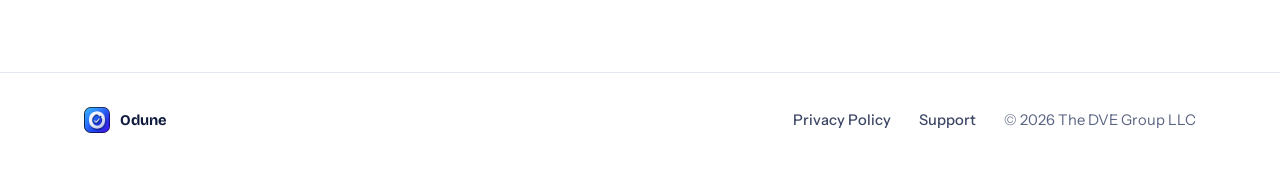
<file: support.html>
<!DOCTYPE html>
<html lang="en">
<head>
<meta charset="utf-8">
<meta name="viewport" content="width=device-width, initial-scale=1">
<title>Support — Odune</title>
<meta name="description" content="Get help with Odune: frequently asked questions, backup and restore help, and how to contact us.">
<link rel="icon" type="image/png" sizes="64x64" href="assets/icon-64.png">
<link rel="apple-touch-icon" href="assets/icon-192.png">
<link rel="canonical" href="https://www.odune.app/support.html">
<meta property="og:type" content="website">
<meta property="og:site_name" content="Odune">
<meta property="og:title" content="Support — Odune">
<meta property="og:description" content="Frequently asked questions and how to reach the Odune team.">
<meta property="og:url" content="https://www.odune.app/support.html">
<meta property="og:image" content="https://www.odune.app/assets/og.png">
<meta property="og:image:width" content="1200">
<meta property="og:image:height" content="630">
<meta name="twitter:card" content="summary_large_image">
<meta name="twitter:title" content="Support — Odune">
<meta name="twitter:description" content="Frequently asked questions and how to reach the Odune team.">
<meta name="twitter:image" content="https://www.odune.app/assets/og.png">
<link rel="preconnect" href="https://fonts.googleapis.com">
<link rel="preconnect" href="https://fonts.gstatic.com" crossorigin>
<link href="https://fonts.googleapis.com/css2?family=Bricolage+Grotesque:opsz,wght@12..96,400..800&family=Instrument+Sans:ital,wght@0,400..700;1,400..700&display=swap" rel="stylesheet">
<link rel="stylesheet" href="styles.css">
</head>
<body>

<header class="site">
  <nav class="site wrap">
    <a class="brand" href="index.html"><img src="assets/icon-64.png" width="64" height="64" alt="">Odune</a>
    <a class="link" href="index.html#features">Features</a>
    <a class="link" href="index.html#how">How it works</a>
    <a class="link" href="index.html#pricing">Pricing</a>
    <a class="link" href="privacy.html">Privacy</a>
    <a class="link" href="support.html">FAQ</a>
    <a class="btn primary small" href="index.html#launch">Join the launch list <span class="arrow">→</span></a>
  </nav>
</header>

<main class="doc">
  <div class="wrap">
    <h1>Support</h1>
    <p class="updated">Answers to common questions, and how to reach us.</p>

    <div class="faq" id="faq" style="margin-top:36px">
      <details>
        <summary>Do I need an account?</summary>
        <p>No. Odune has no accounts and no sign-in. The launch list on our website
        is only an email list for launch news; it is not an Odune account.</p>
      </details>

      <details>
        <summary>Does Odune upload my inventory or photos?</summary>
        <p>No. Your inventory and photos stay on your device, and nothing leaves it
        unless you export or back up yourself. The one optional network request is
        a barcode lookup, which sends only the barcode's digits.</p>
      </details>

      <details>
        <summary>What happens if I lose my phone?</summary>
        <p>Your inventory lives only on your device, so keep a Full Backup somewhere
        else, such as cloud storage or a computer. With a backup you can restore
        everything, photos included, on a new iPhone, iPad or Android phone. On
        iPhone, an iCloud device backup also includes Odune's data. Without a backup
        the inventory cannot be recovered: we never have a copy.</p>
      </details>

      <details>
        <summary>Can I export my data?</summary>
        <p>Yes, on every plan, free included: a PDF report, a CSV spreadsheet, or a
        Full Backup with your photos. Your inventory isn't trapped in Odune.</p>
      </details>

      <details>
        <summary>Is my inventory backed up anywhere?</summary>
        <p>Your data lives on your device. To create a backup, go to
        <strong>Settings → Export → Full Backup</strong> — this produces a single
        file containing your entire inventory, photos included, which you can save
        to iCloud Drive, Google Drive, Files, or anywhere you like. You can restore it
        on any device, iPhone, iPad or Android, from <strong>Settings → Import</strong>. We recommend exporting a
        backup after any big cataloging session.</p>
      </details>

      <details>
        <summary>What are the free plan's limits?</summary>
        <p>The free plan includes 1 property, 10 rooms, and 150 items — plenty to
        document an apartment — and every export format (PDF report, CSV, full
        backup). Odune Pro, a one-time $9.99 purchase, removes all limits and adds
        Legacy Planning.</p>
      </details>

      <details>
        <summary>I bought Pro on my old phone. How do I get it back?</summary>
        <p>Purchases follow your Apple Account on iPhone and iPad, and your Google
        account on Android. On the new device, open <strong>Restore Purchases</strong>
        inside Odune (in Settings on iPhone and iPad, on the Upgrade screen on
        Android). There's nothing to pay twice. A purchase on one platform does not
        carry over to the other.</p>
      </details>

      <details>
        <summary>How do I move my data to a new phone?</summary>
        <p>From iPhone to iPhone there are two ways: an iPhone-to-iPhone transfer (or
        iCloud device backup) carries Odune's data over automatically, or export a
        Full Backup from the old phone and import it on the new one. On Android, and
        between iPhone and Android, use the Full Backup: Android's own device backup
        does not include Odune's data.</p>
      </details>

      <details>
        <summary>Why didn't the barcode scanner find my product?</summary>
        <p>Barcode lookup uses a public product database that covers most retail
        products but not everything. If a barcode isn't found, the item form stays
        open so you can fill in the details yourself. Lookup requires an internet
        connection; everything else in Odune works fully offline.</p>
      </details>

      <details>
        <summary>Where is Legacy Planning? I can't find it.</summary>
        <p>Legacy Planning is deliberately invisible until you switch it on:
        <strong>Settings → Legacy Planning</strong>. It requires Odune Pro.</p>
      </details>

      <details>
        <summary>Can I import from another inventory app?</summary>
        <p>Yes — Odune imports CSV files, including exports from other inventory
        apps. Go to <strong>Settings → Import → CSV</strong> and map the columns
        when prompted.</p>
      </details>

      <details>
        <summary>Warranty reminders aren't appearing.</summary>
        <p>Check that the item has a warranty expiration date set, and that
        notifications are allowed for Odune: on iPhone and iPad in
        <strong>Settings → Notifications → Odune</strong>; on Android, turn on
        <strong>Warranty expiry reminders</strong> in Odune's Settings and allow its
        notifications when asked. Reminders arrive 30 days before expiry.</p>
      </details>
    </div>

    <div class="contact-card">
      <h2 class="serif">Still stuck?</h2>
      <p style="margin-top:10px">Email us and a human will get back to you —
      usually within a couple of days.</p>
      <p style="margin-top:14px"><a href="mailto:support@odune.app"><strong>support@odune.app</strong></a></p>
    </div>
  </div>
</main>

<footer class="site">
  <div class="wrap">
    <span class="foot-brand"><img src="assets/icon-64.png" width="64" height="64" alt="">Odune</span>
    <a href="privacy.html">Privacy Policy</a>
    <a href="support.html">Support</a>
    <span>© 2026 The DVE Group LLC</span>
  </div>
</footer>

</body>
</html>
</file>
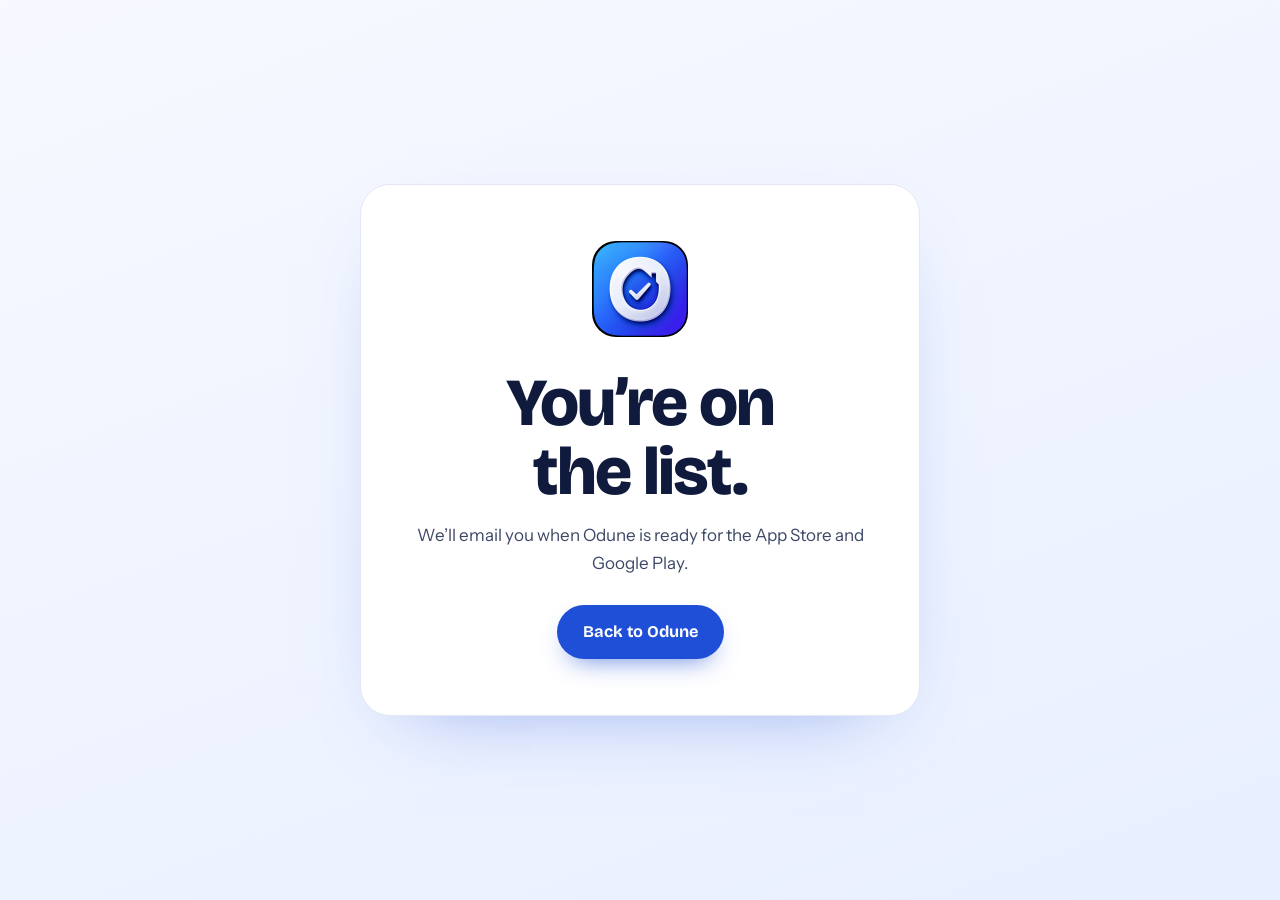
<file: thanks.html>
<!DOCTYPE html>
<html lang="en">
<head>
<meta charset="utf-8">
<meta name="viewport" content="width=device-width, initial-scale=1">
<title>You’re on the list — Odune</title>
<meta name="robots" content="noindex">
<link rel="icon" type="image/png" sizes="64x64" href="assets/icon-64.png">
<link rel="preconnect" href="https://fonts.googleapis.com">
<link rel="preconnect" href="https://fonts.gstatic.com" crossorigin>
<link href="https://fonts.googleapis.com/css2?family=Bricolage+Grotesque:opsz,wght@12..96,400..800&family=Instrument+Sans:ital,wght@0,400..700;1,400..700&display=swap" rel="stylesheet">
<link rel="stylesheet" href="styles.css">
</head>
<body>
<main class="signup-success">
  <div class="success-card">
    <img src="assets/icon-192.png" width="96" height="96" alt="Odune app icon">
    <h1>You’re on the list.</h1>
    <p>We’ll email you when Odune is ready for the App Store and Google Play.</p>
    <a class="btn primary" href="index.html">Back to Odune</a>
  </div>
</main>
</body>
</html>
</file>
<file: styles.css>
/* Odune — marketing site
   Direction: calm, trustworthy, private. White and soft blue grounds, deep
   navy type, one confident blue, line icons on pale blue tiles, and real
   screenshots of the app. Matches the app's own look. */

:root {
  --paper: #ffffff;
  --paper-deep: #f4f7fd;
  --ink: #0f1a3d;
  --ink-soft: #3d4766;
  --ink-faint: #5a6482;
  --line: #e3e8f2;
  --brand: #2e6bff;
  --brand-deep: #1f4fd6;
  --brand-pale: #e2eaff;
  --brand-grad: linear-gradient(135deg, #245be6 0%, #5227e8 100%);
  --navy: #0b1533;
  --radius: 22px;
  --font-display: "Bricolage Grotesque", "Avenir Next", "Helvetica Neue", sans-serif;
  --font-body: "Instrument Sans", "Helvetica Neue", "Segoe UI", sans-serif;
}

* { box-sizing: border-box; margin: 0; padding: 0; }

.sr-only {
  position: absolute; width: 1px; height: 1px; padding: 0; margin: -1px;
  overflow: hidden; clip: rect(0, 0, 0, 0); white-space: nowrap; border: 0;
}

:focus-visible {
  outline: 3px solid var(--brand);
  outline-offset: 3px;
  border-radius: 6px;
}

html { scroll-behavior: smooth; }

body {
  background: var(--paper);
  color: var(--ink);
  font-family: var(--font-body);
  font-size: 17px;
  line-height: 1.6;
  -webkit-font-smoothing: antialiased;
}

::selection { background: var(--brand); color: #fff; }

.wrap { max-width: 1160px; margin: 0 auto; padding-inline: 24px; }

/* ---------- type ---------- */

h1, h2, h3 {
  font-family: var(--font-display);
  font-weight: 800;
  letter-spacing: -0.025em;
  line-height: 1.02;
  text-wrap: balance;
}
h1 { font-size: clamp(3.2rem, 7.6vw, 5.8rem); }
h2 { font-size: clamp(2rem, 4.2vw, 3rem); line-height: 1.08; }
h3 { font-size: 1.2rem; line-height: 1.25; letter-spacing: -0.01em; }

.accent { color: var(--brand); }

.eyebrow {
  font-family: var(--font-display);
  font-weight: 700; font-size: 0.8rem;
  letter-spacing: 0.12em; text-transform: uppercase;
  color: var(--brand-deep);
  margin-bottom: 12px;
}

.lede {
  font-size: clamp(1.1rem, 2.1vw, 1.35rem);
  line-height: 1.45;
  color: var(--ink-soft);
  margin-top: 22px;
  max-width: 24em;
}

/* Line icons, drawn from the symbols at the top of the page. */
.ic {
  width: 24px; height: 24px; flex: 0 0 auto;
  fill: none; stroke: currentColor; stroke-width: 2;
  stroke-linecap: round; stroke-linejoin: round;
}
.ic.fill { fill: currentColor; stroke: none; }

/* An icon on a pale blue rounded square, as in the app. */
.tile {
  width: 52px; height: 52px; border-radius: 16px;
  display: inline-grid; place-items: center; flex: 0 0 auto;
  background: var(--brand-pale); color: var(--brand-deep);
}

/* ---------- nav ---------- */

header.site {
  position: sticky;
  top: 0;
  z-index: 50;
  background: rgba(255, 255, 255, 0.9);
  backdrop-filter: blur(14px);
  -webkit-backdrop-filter: blur(14px);
  border-bottom: 1px solid var(--line);
}
nav.site { display: flex; align-items: center; gap: 28px; height: 74px; }
.brand {
  display: flex; align-items: center; gap: 12px;
  text-decoration: none; color: var(--ink);
  font-family: var(--font-display);
  font-size: 1.55rem; font-weight: 800; letter-spacing: -0.02em;
  margin-right: auto;
}
.brand img { width: 42px; height: 42px; border-radius: 12px; display: block; }

nav.site a.link {
  color: var(--ink-soft); text-decoration: none;
  font-weight: 600; font-size: 0.98rem;
  transition: color 0.15s;
}
nav.site a.link:hover { color: var(--brand); }

.btn {
  display: inline-flex; align-items: center; gap: 10px;
  padding: 14px 26px; border-radius: 999px;
  font-family: var(--font-display);
  font-weight: 700; font-size: 1.02rem;
  text-decoration: none; border: none; cursor: pointer;
  transition: transform 0.15s, box-shadow 0.15s, background 0.15s;
}
.btn.primary {
  background: var(--brand-deep); color: #fff;
  box-shadow: 0 12px 26px -12px rgba(31, 79, 214, 0.7);
}
.btn.primary:hover { background: #1a43b8; transform: translateY(-2px); }
.btn.ghost { background: var(--paper-deep); color: var(--ink); border: 1px solid var(--line); }
.btn.ghost:hover { background: #e9eef8; }
.btn.small { padding: 10px 20px; font-size: 0.92rem; }
.btn .arrow { font-family: var(--font-body); font-weight: 700; }

/* ---------- hero ---------- */

.hero {
  position: relative; overflow: hidden;
  padding: clamp(48px, 7vw, 96px) 0 clamp(40px, 5vw, 64px);
  background:
    radial-gradient(60% 70% at 85% 30%, #dfe9ff 0%, rgba(223, 233, 255, 0) 70%),
    linear-gradient(180deg, #ffffff 0%, var(--paper-deep) 100%);
}
.hero > .wrap:first-child {
  display: grid;
  grid-template-columns: 1fr 1fr;
  gap: clamp(24px, 4vw, 56px);
  align-items: center;
}
.hero h1 { color: var(--ink); }
.hero-copy { animation: pop 0.7s cubic-bezier(0.2, 0.8, 0.25, 1) both; }
.hero-cta { display: flex; flex-wrap: wrap; align-items: center; gap: 16px; margin-top: 32px; }
.hero-note { margin-top: 12px; font-size: 0.9rem; color: var(--ink-faint); font-weight: 500; }
.hero-note a { color: var(--ink-soft); font-weight: 700; }
.platform {
  display: flex; align-items: center; gap: 10px;
  margin-top: 22px; color: var(--ink-soft); font-weight: 600; font-size: 0.95rem;
}
.platform .ic { width: 20px; height: 20px; color: var(--ink); }

.launch-form {
  display: flex; gap: 10px; margin-top: 30px; max-width: 520px;
  padding: 6px; background: #fff; border: 1px solid var(--line);
  border-radius: 999px; box-shadow: 0 16px 36px -26px rgba(15, 26, 61, 0.55);
}
.launch-form:focus-within { border-color: var(--brand); box-shadow: 0 0 0 3px rgba(46, 107, 255, 0.16); }
.launch-form input[type="email"] {
  min-width: 0; flex: 1; border: 0; outline: 0; background: transparent;
  padding: 0 10px 0 16px; color: var(--ink); font: inherit;
}
.launch-form input::placeholder { color: var(--ink-faint); }
.launch-form .btn { border: 0; cursor: pointer; white-space: nowrap; }
.launch-form .honey { display: none; }

@keyframes pop {
  from { opacity: 0; transform: translateY(22px); }
  to { opacity: 1; transform: none; }
}

/* The app with a few of the things it keeps: an item, a warranty, a receipt. */
.hero-visual {
  position: relative;
  min-height: 600px;
  animation: pop 0.8s 0.12s cubic-bezier(0.2, 0.8, 0.25, 1) both;
}
.hero-visual .phone {
  position: absolute; left: 50%; top: 0; transform: translateX(-42%);
  width: min(290px, 62vw);
  border-radius: 46px; padding: 10px;
  background: var(--navy);
  box-shadow: 0 40px 70px -30px rgba(15, 26, 61, 0.55);
}
.hero-visual .phone img { display: block; width: 100%; height: auto; border-radius: 37px; }

.float-card {
  position: absolute;
  display: flex; align-items: center; gap: 14px;
  background: rgba(255, 255, 255, 0.96);
  border: 1px solid var(--line);
  border-radius: 20px; padding: 12px 16px 12px 12px;
  box-shadow: 0 24px 46px -24px rgba(15, 26, 61, 0.45);
}
.float-card .name { font-family: var(--font-display); font-weight: 700; font-size: 1rem; line-height: 1.2; }
.float-card .meta { color: var(--ink-faint); font-size: 0.84rem; }
.float-card .price { color: var(--brand-deep); font-family: var(--font-display); font-weight: 800; font-size: 1.1rem; margin-top: 2px; }
.float-card .tile { width: 44px; height: 44px; border-radius: 14px; }
.float-card.item { left: 0; top: 300px; padding-right: 22px; animation: floaty 4.6s 0.8s ease-in-out infinite; }
.float-card.item img { width: 76px; height: 76px; border-radius: 14px; object-fit: cover; display: block; }
.float-card.detail { right: 0; top: 120px; animation: floaty 5.2s 0.3s ease-in-out infinite; }
.float-card.receipt { right: 24px; top: 470px; animation-delay: 1.2s; }

/* On your device. No accounts. No tracking. */
.trust {
  list-style: none;
  display: flex; flex-wrap: wrap; justify-content: center;
  gap: 14px 40px;
  margin-top: clamp(36px, 5vw, 56px);
}
.trust li {
  display: flex; align-items: center; gap: 14px;
  font-family: var(--font-display); font-weight: 700; font-size: 1.1rem;
}
.trust .tile { border-radius: 50%; background: #fff; border: 1px solid var(--line); box-shadow: 0 10px 24px -18px rgba(15, 26, 61, 0.5); }

/* ---------- sections ---------- */

section.block { padding-block: clamp(64px, 8vw, 110px); }
section.tinted { background: var(--paper-deep); border-block: 1px solid var(--line); }
.block-head { text-align: center; max-width: 44em; margin: 0 auto; }
.block-head p:not(.eyebrow) { margin-top: 14px; color: var(--ink-soft); font-size: 1.12rem; }
.center { text-align: center; margin-top: 44px; }

/* ---------- hero: the way on for those not ready to sign up ---------- */

.see-how {
  display: inline-flex; align-items: center; gap: 8px;
  margin-top: 14px; color: var(--brand-deep);
  font-family: var(--font-display); font-weight: 700; text-decoration: none;
}
.see-how:hover { text-decoration: underline; }

/* ---------- room sweep ---------- */

.sweep .wrap {
  display: grid; grid-template-columns: 1.15fr 0.85fr;
  gap: clamp(28px, 5vw, 72px); align-items: center;
}
.sweep-copy > p:not(.eyebrow) { margin-top: 16px; color: var(--ink-soft); font-size: 1.12rem; max-width: 32em; }
.sweep-steps { list-style: none; display: grid; gap: 18px; margin-top: 30px; }
.sweep-steps li { display: flex; gap: 16px; align-items: flex-start; }
.sweep-steps li div { color: var(--ink-soft); }
.sweep-steps strong { display: block; color: var(--ink); font-family: var(--font-display); font-size: 1.08rem; }
.sweep-shot { text-align: center; }
.sweep-shot figcaption { margin-top: 18px; color: var(--ink-faint); font-size: 0.9rem; font-weight: 600; }
.sweep-shot .device, .shots figcaption .device {
  display: inline-block; margin-right: 8px;
  padding: 3px 10px; border-radius: 999px;
  background: var(--brand-pale); color: var(--brand-deep);
  font-family: var(--font-display); font-weight: 700; font-size: 0.75rem; letter-spacing: 0.04em;
}

/* ---------- features ---------- */

.feature-row {
  display: grid;
  grid-template-columns: repeat(5, 1fr);
  margin-top: 52px;
  background: #fff;
  border: 1px solid var(--line);
  border-radius: 26px;
  box-shadow: 0 30px 60px -48px rgba(15, 26, 61, 0.45);
}
.feature { padding: 30px 18px; text-align: center; }
.feature + .feature { border-left: 1px solid var(--line); }
.feature .tile { margin-bottom: 14px; }
.feature p { color: var(--ink-soft); margin-top: 6px; font-size: 0.95rem; line-height: 1.4; }

/* ---------- why odune / export ---------- */

.why-grid, .export-grid {
  display: grid; grid-template-columns: repeat(3, 1fr);
  gap: 20px; margin-top: 48px;
}
.why-card, .export-card {
  background: #fff; border: 1px solid var(--line);
  border-radius: var(--radius); padding: 28px 26px;
}
.why-card .tile, .export-card .tile { margin-bottom: 14px; }
.why-card p, .export-card p { color: var(--ink-soft); margin-top: 8px; font-size: 0.98rem; }

/* ---------- legacy planning ---------- */

.legacy-copy { max-width: 760px; margin-inline: auto; text-align: center; }
.legacy-copy .eyebrow { display: flex; justify-content: center; align-items: center; gap: 10px; }
.legacy-copy > p:not(.eyebrow) { margin-top: 16px; color: var(--ink-soft); font-size: 1.12rem; }
.checks { list-style: none; display: grid; gap: 14px; margin: 30px auto 0; max-width: 34em; text-align: left; }
.checks li { display: flex; gap: 12px; align-items: flex-start; color: var(--ink-soft); }
.checks .ic {
  width: 26px; height: 26px; padding: 4px; border-radius: 50%;
  background: var(--brand-pale); color: var(--brand-deep); stroke-width: 2.6;
}
.legacy-copy p.fine { font-size: 0.9rem; color: var(--ink-faint); margin-top: 26px; }

/* ---------- screenshots ---------- */

section.app { background: var(--paper-deep); border-block: 1px solid var(--line); }
.shots {
  display: grid; grid-template-columns: repeat(3, 1fr);
  gap: clamp(20px, 3vw, 44px);
  margin-top: 52px;
}
.shots figure { text-align: center; }
.shot-phone {
  width: min(250px, 70vw); margin-inline: auto;
  border-radius: 40px; padding: 9px;
  background: var(--navy);
  box-shadow: 0 28px 52px -26px rgba(15, 26, 61, 0.5);
}
.shot-phone img { display: block; width: 100%; height: auto; border-radius: 32px; }
.shots figcaption { margin-top: 24px; color: var(--ink-soft); font-size: 0.98rem; max-width: 18em; margin-inline: auto; }
.shots figcaption .device { margin-bottom: 8px; }
.shots figcaption strong { display: block; font-family: var(--font-display); font-size: 1.15rem; color: var(--ink); margin-bottom: 4px; }
.shot-cap {
  text-align: center; margin-top: 28px;
  font-weight: 600; color: var(--ink-faint); font-size: 0.9rem;
}

/* ---------- be prepared ---------- */

.prepared {
  background:
    radial-gradient(50% 80% at 80% 50%, rgba(46, 107, 255, 0.28) 0%, rgba(46, 107, 255, 0) 70%),
    var(--navy);
  color: #fff;
  padding-block: clamp(64px, 8vw, 100px);
  overflow: hidden;
}
.prepared .wrap { max-width: 860px; text-align: center; }
.prepared h2 { margin-inline: auto; }
.prepared p:not(.eyebrow) { margin-inline: auto; }
.prepared .eyebrow { color: #9db8ff; }
.prepared h2 { color: #fff; max-width: 14em; }
.prepared p:not(.eyebrow) { color: #c9d4f0; margin-top: 18px; font-size: 1.1rem; max-width: 32em; }
.prepared .btn { margin-top: 30px; }
.prepared .shot-phone { width: min(260px, 70vw); background: #1c2a55; transform: rotate(3deg); }

/* ---------- how it works ---------- */

.steps {
  list-style: none; counter-reset: step;
  display: grid; grid-template-columns: repeat(3, 1fr);
  gap: 22px; margin-top: 52px;
}
.steps li {
  counter-increment: step;
  position: relative;
  background: #fff; border: 1px solid var(--line);
  border-radius: var(--radius); padding: 32px 28px;
  text-align: center;
}
.steps li::before {
  content: counter(step);
  position: absolute; top: 16px; left: 18px;
  font-family: var(--font-display); font-weight: 800; font-size: 0.85rem;
  color: var(--ink-faint);
}
.steps .tile { margin-bottom: 16px; }
.steps p { color: var(--ink-soft); margin-top: 8px; font-size: 0.98rem; }

/* ---------- pricing ---------- */

.block-head p.slogan {
  font-family: var(--font-display); font-weight: 700;
  font-size: clamp(1.15rem, 2.2vw, 1.4rem); color: var(--ink);
  text-wrap: balance;
}

.plans {
  display: grid; grid-template-columns: 1fr 1fr;
  gap: 24px; margin-top: 52px;
  max-width: 860px; margin-inline: auto;
}
.plan {
  background: #fff; border: 1px solid var(--line);
  border-radius: var(--radius); padding: 36px 32px;
  display: flex; flex-direction: column;
}
.plan.pro { border: 2px solid var(--brand-deep); box-shadow: 0 24px 48px -26px rgba(31, 79, 214, 0.5); position: relative; }
.plan.pro::before {
  content: "ONE-TIME PURCHASE";
  position: absolute; top: -13px; left: 50%; transform: translateX(-50%);
  background: var(--brand-deep); color: #fff;
  font-family: var(--font-display); font-weight: 800;
  font-size: 0.68rem; letter-spacing: 0.1em;
  padding: 5px 14px; border-radius: 999px; white-space: nowrap;
}
.plan h3 { display: flex; align-items: baseline; justify-content: space-between; font-size: 1.5rem; }
.plan .price { font-family: var(--font-display); font-size: 2.2rem; font-weight: 800; }
.plan .price small { font-size: 0.85rem; font-family: var(--font-body); color: var(--ink-faint); font-weight: 500; }
.plan ul { list-style: none; margin-top: 22px; display: grid; gap: 12px; color: var(--ink-soft); font-size: 0.98rem; }
.plan ul li { padding-left: 30px; position: relative; }
.plan ul li::before {
  content: "✓"; position: absolute; left: 0; top: 0;
  width: 20px; height: 20px; border-radius: 50%;
  background: var(--brand-pale); color: var(--brand-deep);
  font-size: 0.7rem; font-weight: 700;
  display: grid; place-items: center; margin-top: 2px;
}
.plan .note { margin-top: auto; padding-top: 24px; font-size: 0.9rem; color: var(--ink-faint); }

/* ---------- privacy ---------- */

.privacy-panel {
  background: linear-gradient(160deg, #f4f7ff 0%, #e8efff 100%);
  border: 1px solid #d9e3fb;
  border-radius: 30px;
  padding: clamp(36px, 5vw, 64px);
  text-align: center;
  max-width: 900px; margin-inline: auto;
}
.privacy-panel p:not(.eyebrow) { margin-top: 16px; color: var(--ink-soft); max-width: 36em; margin-inline: auto; }
.privacy-panel .trust { margin-top: 32px; }
.privacy-panel .btn { margin-top: 34px; }

/* ---------- finale ---------- */

.finale { text-align: center; }
.finale .appicon {
  width: 96px; height: 96px; border-radius: 24px;
  margin: 0 auto 26px; display: block;
  box-shadow: 0 18px 40px -14px rgba(46, 107, 255, 0.5);
}
.finale p { margin-top: 14px; color: var(--ink-soft); font-size: 1.1rem; }
.finale .hero-cta { justify-content: center; }

/* ---------- footer ---------- */

footer.site { border-top: 1px solid var(--line); padding-block: 34px 42px; font-size: 0.92rem; color: var(--ink-faint); }
footer.site .wrap { display: flex; flex-wrap: wrap; gap: 12px 28px; align-items: center; }
footer.site .foot-brand {
  display: flex; align-items: center; gap: 10px;
  font-family: var(--font-display); font-weight: 700; color: var(--ink);
  margin-right: auto;
}
footer.site .foot-brand img { width: 26px; height: 26px; border-radius: 7px; }
footer.site a { color: var(--ink-soft); text-decoration: none; font-weight: 500; }
footer.site a:hover { color: var(--brand); }

/* ---------- document pages (privacy / support) ---------- */

main.doc { padding-block: clamp(48px, 7vw, 88px); }
main.doc .wrap { max-width: 720px; }
main.doc h1 { font-size: clamp(2.2rem, 5vw, 3.4rem); }
main.doc .updated { color: var(--ink-faint); margin-top: 12px; font-weight: 500; }
main.doc h2 {
  font-size: 1.4rem; margin-top: 44px; padding-top: 28px;
  border-top: 1px solid var(--line);
}
main.doc p { margin-top: 14px; color: var(--ink-soft); }
main.doc strong { color: var(--ink); }
main.doc a { color: var(--brand-deep); font-weight: 600; }
main.doc ul { margin: 14px 0 0 22px; color: var(--ink-soft); }
main.doc ul li + li { margin-top: 8px; }

.faq details {
  border: 1px solid var(--line); border-radius: 16px;
  background: #fff; padding: 18px 22px; margin-top: 14px;
}
.faq details[open] { border-color: var(--brand); }
.faq summary {
  cursor: pointer; font-weight: 700; color: var(--ink);
  list-style: none; display: flex; justify-content: space-between; gap: 16px;
  font-family: var(--font-display);
}
.faq summary::after { content: "+"; color: var(--brand-deep); font-size: 1.3rem; font-weight: 700; }
.faq details[open] summary::after { content: "–"; }
.faq details p { margin-top: 12px; }

.contact-card {
  margin-top: 40px; border-radius: var(--radius); padding: 32px;
  background: linear-gradient(160deg, #f4f7ff 0%, #e8efff 100%);
  border: 1px solid #d9e3fb;
}
.contact-card h2 { border: none; padding: 0; margin: 0; color: var(--ink); font-family: var(--font-display); }
.contact-card p { color: var(--ink-soft); }
.contact-card a { color: var(--brand-deep); }

/* ---------- launch-list confirmation ---------- */

.signup-success {
  min-height: 100vh; display: grid; place-items: center;
  padding: 32px; background: linear-gradient(160deg, #f7f9ff, #e8efff);
}
.success-card {
  width: min(100%, 560px); padding: 56px 36px; text-align: center;
  background: #fff; border: 1px solid var(--line); border-radius: 30px;
  box-shadow: 0 30px 80px -50px rgba(31, 79, 214, 0.55);
}
.success-card img { border-radius: 24px; margin-bottom: 24px; }
.success-card h1 { font-size: clamp(2.4rem, 7vw, 4.2rem); }
.success-card p { color: var(--ink-soft); margin: 16px auto 28px; max-width: 30em; }

/* ---------- responsive ---------- */

@media (max-width: 1040px) {
  .feature-row { grid-template-columns: repeat(3, 1fr); }
  .feature:nth-child(4) { border-left: none; }
  .feature:nth-child(n + 4) { border-top: 1px solid var(--line); }
}

@media (max-width: 900px) {
  nav.site { height: 64px; gap: 12px; }
  nav.site a.link { display: none; }
  nav.site .btn.small { padding: 9px 14px; }
  .hero > .wrap:first-child { grid-template-columns: 1fr; }
  .hero-visual { min-height: 560px; max-width: 520px; width: 100%; margin-inline: auto; }
  .shots { grid-template-columns: 1fr; gap: 48px; }
  .sweep .wrap { grid-template-columns: 1fr; }
  .why-grid, .export-grid { grid-template-columns: 1fr 1fr; }
  .steps { grid-template-columns: 1fr; }
  .plans { grid-template-columns: 1fr; }
}

@media (max-width: 600px) {
  .brand { font-size: 1.3rem; }
  .brand img { width: 36px; height: 36px; }
  nav.site .btn.small { font-size: 0.82rem; }
  nav.site .btn.small .arrow { display: none; }
  .launch-form { border-radius: 22px; flex-direction: column; padding: 8px; }
  .launch-form input[type="email"] { min-height: 48px; padding-inline: 14px; }
  .launch-form .btn { justify-content: center; }
  .hero-visual { min-height: 0; }
  .hero-visual .phone { position: relative; left: auto; transform: none; margin: 8px auto 0; width: 240px; }
  .float-card.detail, .float-card.receipt { display: none; }
  .float-card.item { left: 0; top: auto; bottom: 30px; }
  .float-card.item img { width: 56px; height: 56px; }
  .feature-row { grid-template-columns: 1fr 1fr; }
  .feature + .feature { border-left: none; }
  .feature:nth-child(even) { border-left: 1px solid var(--line); }
  .feature:nth-child(n + 3) { border-top: 1px solid var(--line); }
  .feature:nth-child(5) { grid-column: 1 / -1; border-left: none; }
  .trust { justify-content: flex-start; flex-direction: column; align-items: flex-start; }
  .why-grid, .export-grid { grid-template-columns: 1fr; }
}

/* ---------- motion ---------- */

@keyframes floaty {
  0%, 100% { transform: translateY(0); }
  50% { transform: translateY(-7px); }
}

.reveal { opacity: 0; transform: translateY(26px); transition: opacity 0.6s ease, transform 0.6s cubic-bezier(0.2, 0.8, 0.25, 1); }
.reveal.in { opacity: 1; transform: none; }
.feature-row .feature:nth-child(2) { transition-delay: 0.06s; }
.feature-row .feature:nth-child(3) { transition-delay: 0.12s; }
.feature-row .feature:nth-child(4) { transition-delay: 0.18s; }
.feature-row .feature:nth-child(5) { transition-delay: 0.24s; }
.steps li:nth-child(2), .shots figure:nth-child(2) { transition-delay: 0.1s; }
.steps li:nth-child(3), .shots figure:nth-child(3) { transition-delay: 0.2s; }

@media (prefers-reduced-motion: reduce) {
  html { scroll-behavior: auto; }
  .hero-copy, .hero-visual, .float-card { animation: none; }
  .btn { transition: none; }
  .reveal { opacity: 1; transform: none; transition: none; }
}
</file>
